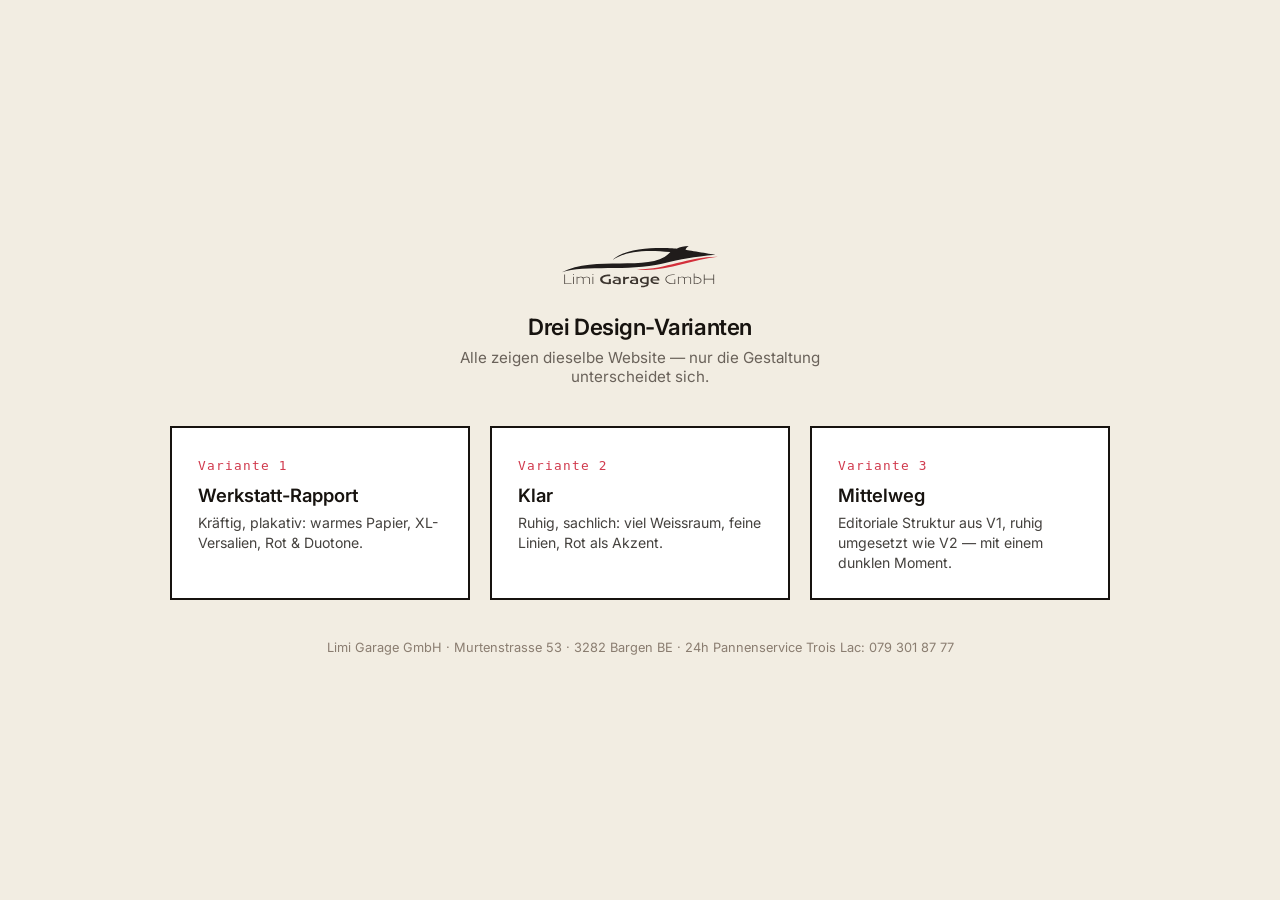
<file: index.html>
<!DOCTYPE html>
<html lang="de-CH">
<head>
<meta charset="UTF-8">
<meta name="viewport" content="width=device-width, initial-scale=1.0">
<title>Limi Garage GmbH — Design-Varianten</title>
<link rel="icon" type="image/svg+xml" href="assets/logo.svg">
<link href="https://fonts.googleapis.com/css2?family=Inter:wght@400;500;600;700&display=swap" rel="stylesheet">
<style>
  * { margin: 0; padding: 0; box-sizing: border-box; }
  body {
    font-family: "Inter", system-ui, sans-serif;
    background: #f2ede2;
    color: #17130f;
    min-height: 100vh;
    display: flex;
    flex-direction: column;
    align-items: center;
    justify-content: center;
    padding: 48px 24px;
    gap: 40px;
  }
  header { text-align: center; max-width: 40ch; }
  header img { height: 44px; margin: 0 auto 20px; }
  h1 { font-size: 1.4rem; font-weight: 600; letter-spacing: -0.02em; }
  p { color: #6a625a; margin-top: 8px; font-size: 0.95rem; }
  .grid { display: grid; grid-template-columns: repeat(3, minmax(220px, 300px)); gap: 20px; }
  a.card {
    display: block;
    text-decoration: none;
    color: inherit;
    background: #fff;
    border: 2px solid #17130f;
    padding: 26px;
    transition: transform 0.15s ease, background 0.15s ease, color 0.15s ease;
  }
  a.card:hover { transform: translate(-2px, -2px); background: #17130f; color: #f2ede2; }
  .card .no { font-family: ui-monospace, monospace; font-size: 0.8rem; letter-spacing: 0.1em; color: #c60a22; }
  a.card:hover .no { color: #ff8a99; }
  .card h2 { font-size: 1.15rem; margin: 10px 0 6px; font-weight: 600; }
  .card span { font-size: 0.88rem; opacity: 0.8; }
  footer { font-size: 0.8rem; color: #8a7d70; }
  @media (max-width: 900px) { .grid { grid-template-columns: 1fr; max-width: 340px; } }
</style>
</head>
<body>
  <header>
    <img src="assets/logo.svg" alt="Limi Garage GmbH">
    <h1>Drei Design-Varianten</h1>
    <p>Alle zeigen dieselbe Website — nur die Gestaltung unterscheidet sich.</p>
  </header>

  <div class="grid">
    <a class="card" href="variante-1/">
      <span class="no">Variante 1</span>
      <h2>Werkstatt-Rapport</h2>
      <span>Kräftig, plakativ: warmes Papier, XL-Versalien, Rot &amp; Duotone.</span>
    </a>
    <a class="card" href="variante-2/">
      <span class="no">Variante 2</span>
      <h2>Klar</h2>
      <span>Ruhig, sachlich: viel Weissraum, feine Linien, Rot als Akzent.</span>
    </a>
    <a class="card" href="variante-3/">
      <span class="no">Variante 3</span>
      <h2>Mittelweg</h2>
      <span>Editoriale Struktur aus V1, ruhig umgesetzt wie V2 — mit einem dunklen Moment.</span>
    </a>
  </div>

  <footer>Limi Garage GmbH · Murtenstrasse 53 · 3282 Bargen BE · 24h Pannenservice Trois Lac: 079 301 87 77</footer>
</body>
</html>
</file>
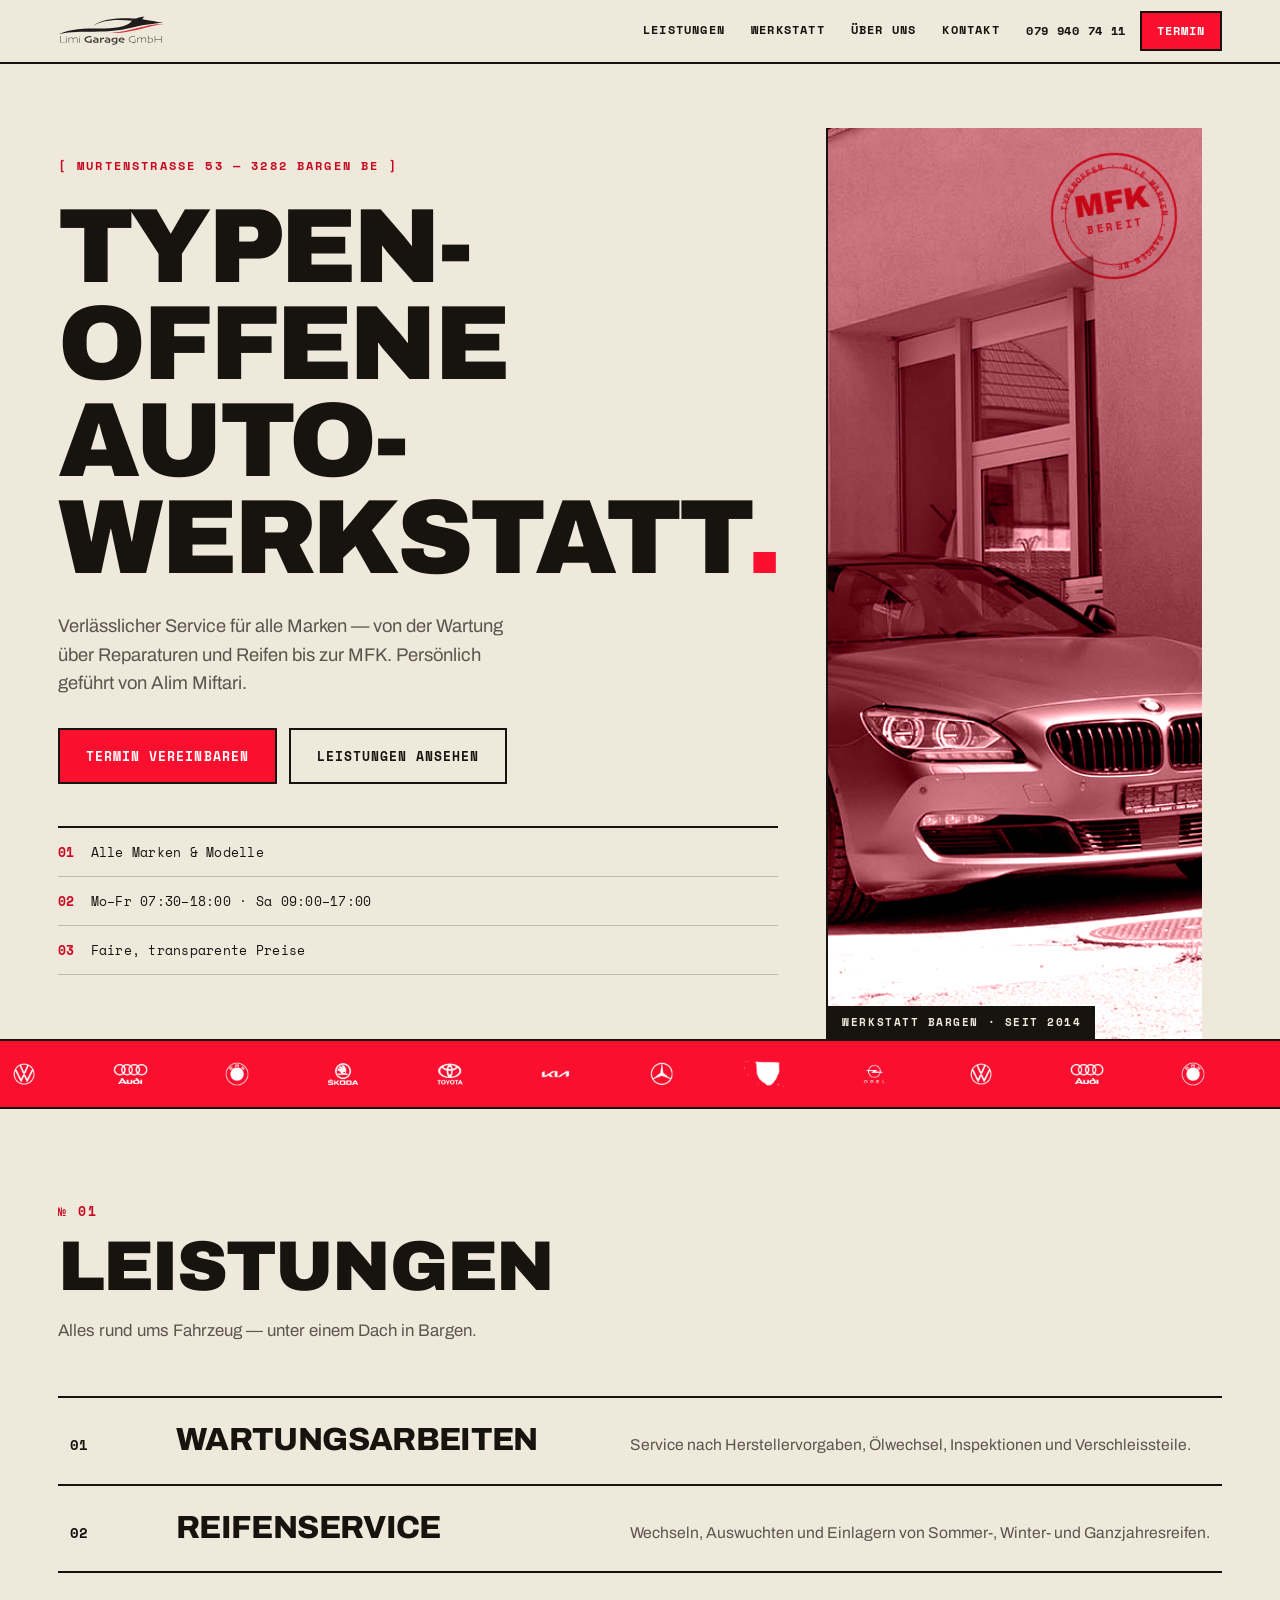
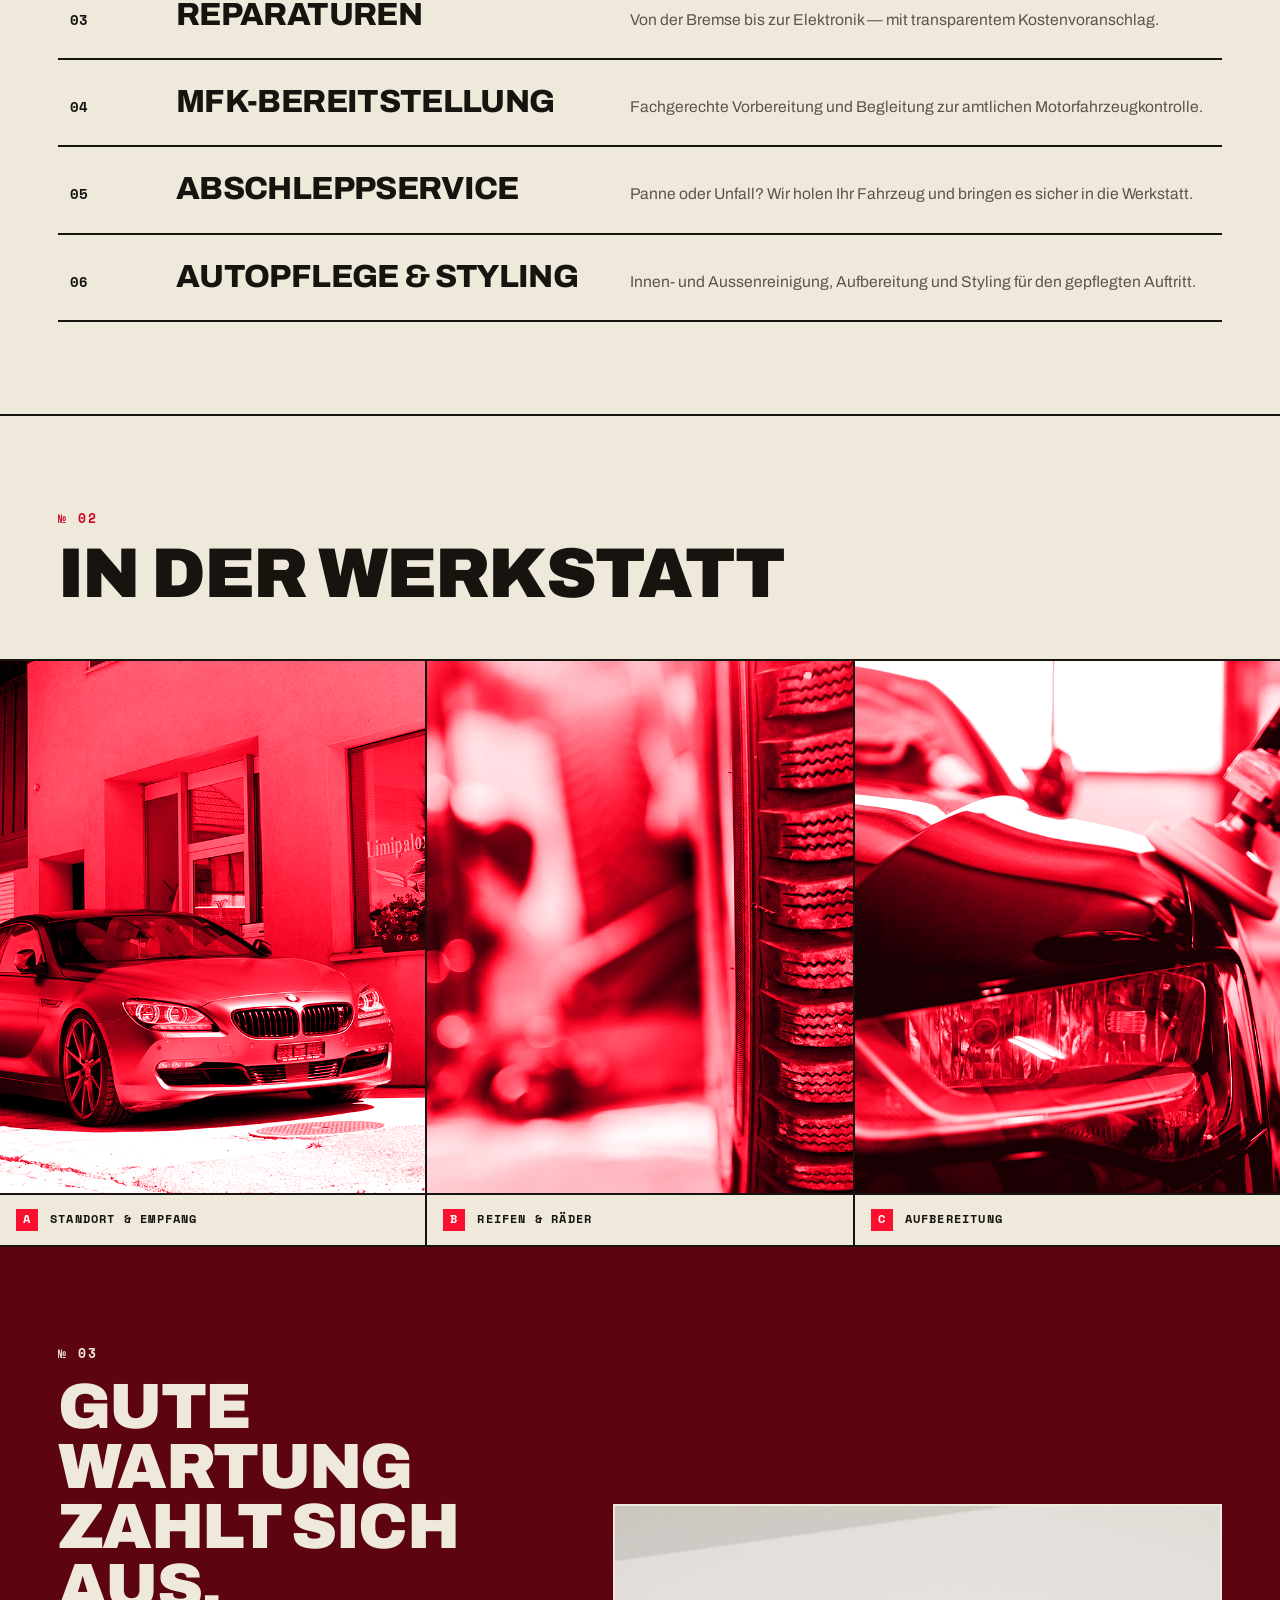
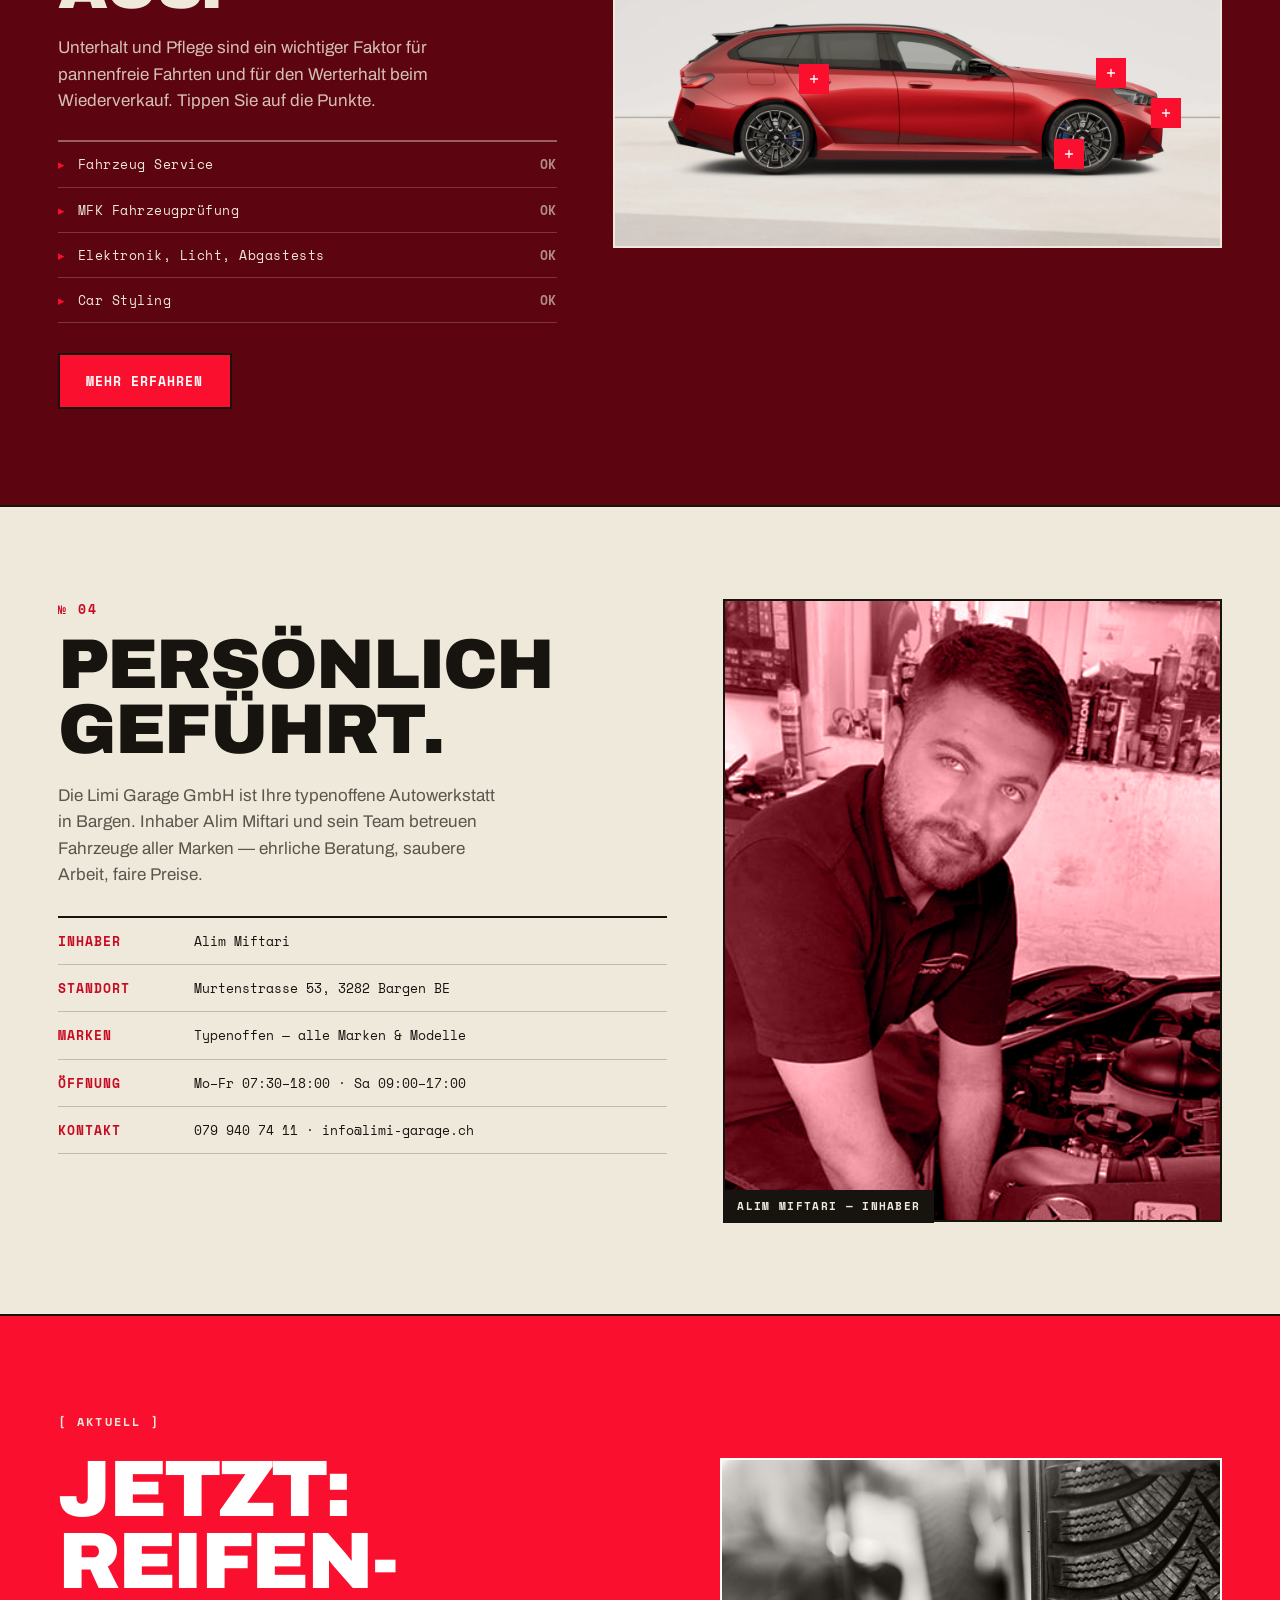
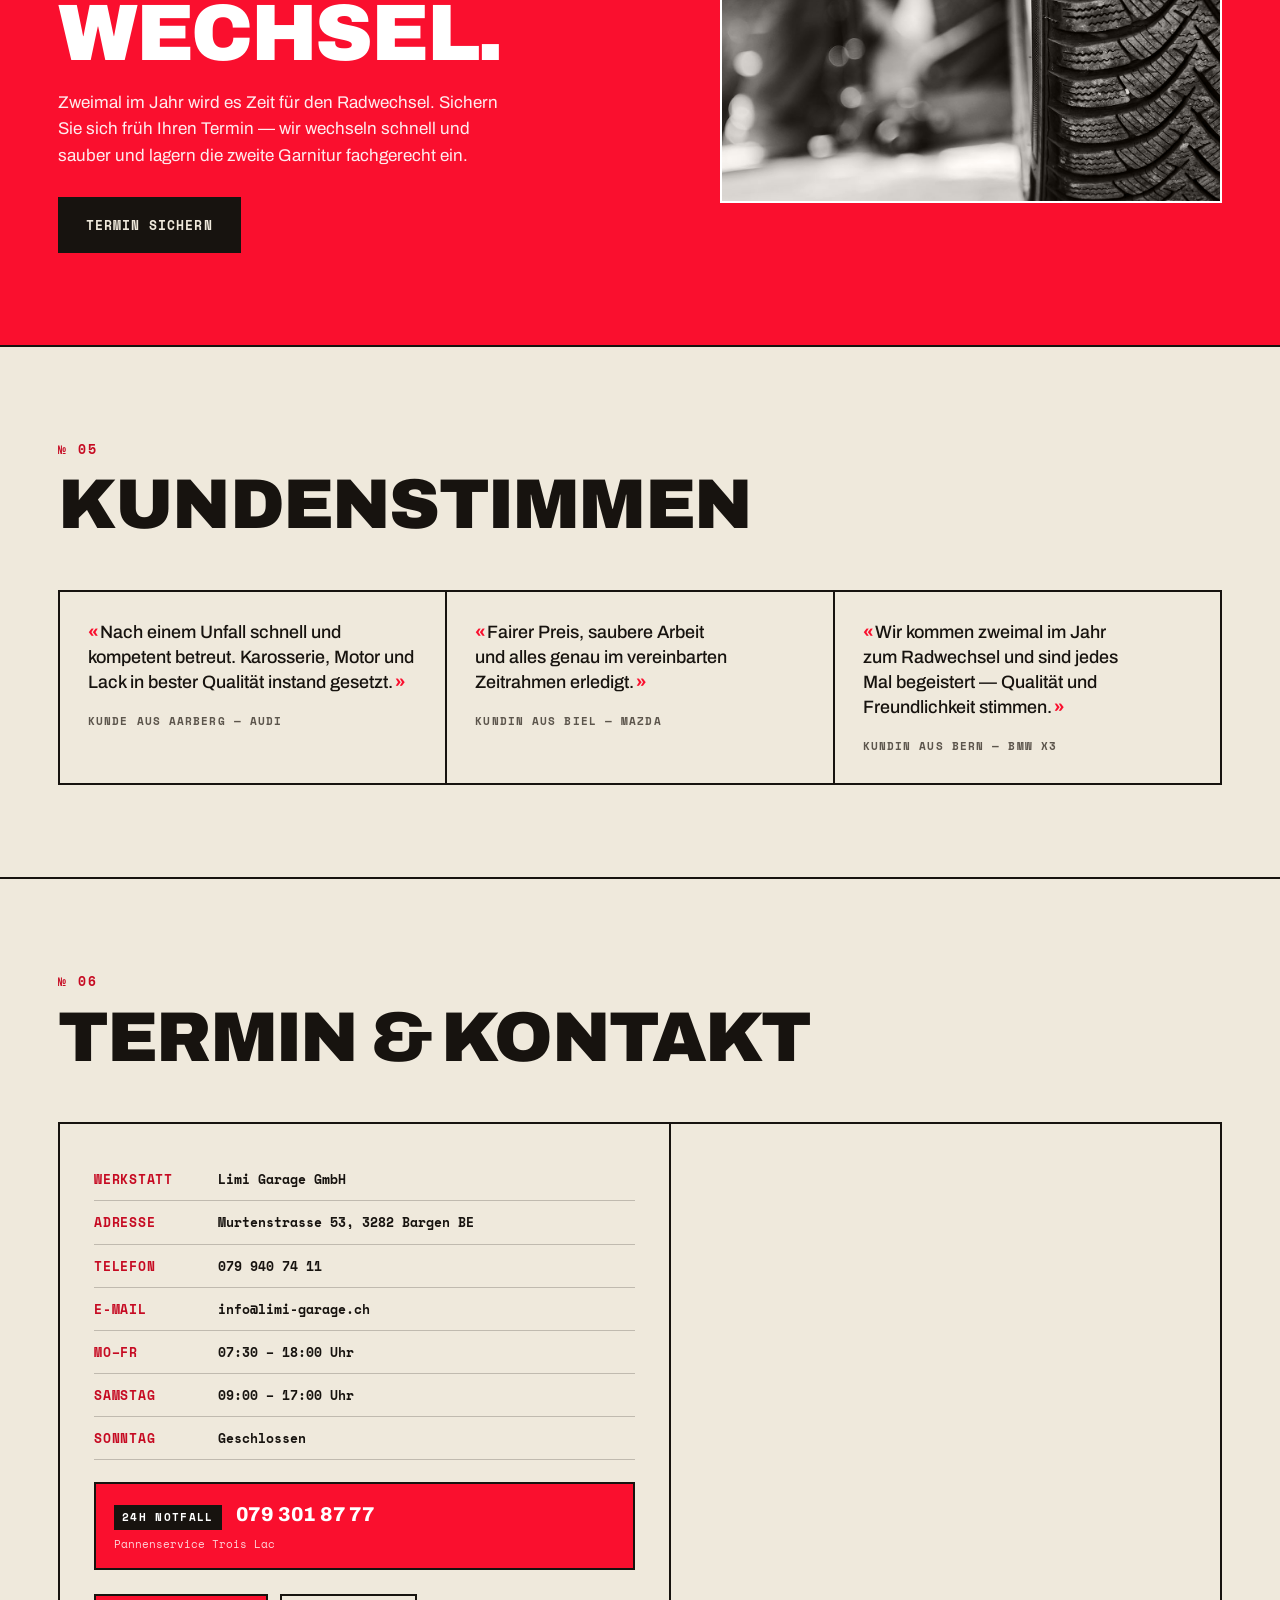
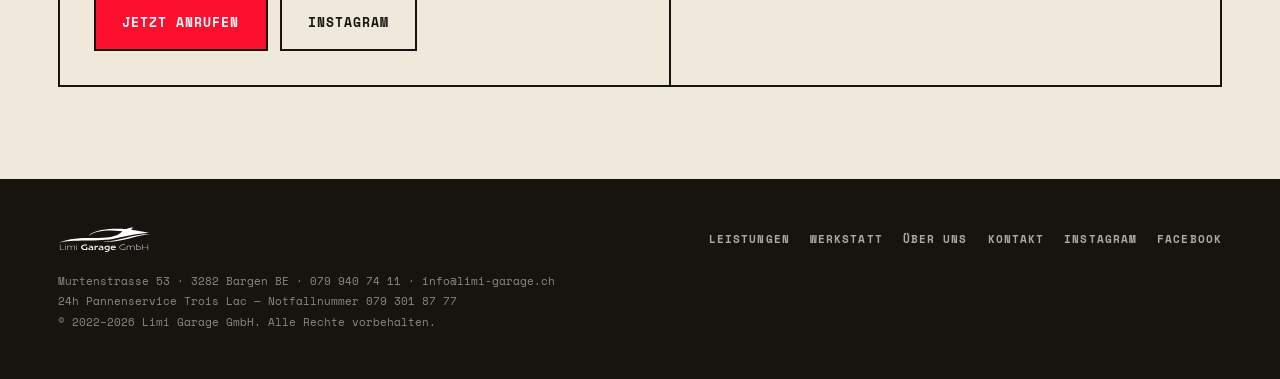
<file: variante-1/index.html>
<!DOCTYPE html>
<html lang="de-CH">
<head>
<meta charset="UTF-8">
<meta name="viewport" content="width=device-width, initial-scale=1.0">
<title>Limi Garage GmbH — Ihre typenoffene Autowerkstatt in Bargen</title>
<meta name="description" content="Limi Garage GmbH in Bargen BE: Wartungsarbeiten, Reifenservice, Reparaturen, MFK-Bereitstellungen, Abschleppservice und Autopflege — verlässlicher Service für alle Marken.">
<link rel="icon" type="image/svg+xml" href="../assets/logo.svg">
<link rel="preconnect" href="https://fonts.googleapis.com">
<link rel="preconnect" href="https://fonts.gstatic.com" crossorigin>
<link href="https://fonts.googleapis.com/css2?family=Archivo:wght@400;500;600;700;800;900&family=Space+Mono:wght@400;700&display=swap" rel="stylesheet">
<link rel="stylesheet" href="css/style.css">
</head>
<body>

<header class="nav" id="siteNav">
  <div class="nav-inner">
    <a href="#top" class="nav-brand" aria-label="Limi Garage GmbH — Startseite">
      <img src="../assets/logo.svg" alt="Limi Garage GmbH" class="nav-logo">
    </a>

    <nav class="nav-menu" id="navMenu" aria-label="Hauptnavigation">
      <a href="#leistungen">Leistungen</a>
      <a href="#werkstatt">Werkstatt</a>
      <a href="#ueber-uns">Über uns</a>
      <a href="#kontakt">Kontakt</a>
      <div class="nav-actions">
        <a href="tel:+41799407411" class="nav-tel">079 940 74 11</a>
        <a href="#kontakt" class="btn btn-primary btn-sm">Termin</a>
      </div>
    </nav>

    <button class="nav-toggle" id="navToggle" aria-label="Menü öffnen" aria-expanded="false" aria-controls="navMenu">
      <span></span><span></span><span></span>
    </button>
  </div>
</header>

<main id="top">

  <!-- HERO -->
  <section class="hero">
    <div class="wrap hero-grid">
      <div class="hero-copy reveal">
        <p class="tag">Murtenstrasse 53 — 3282 Bargen BE</p>
        <h1 class="hero-title">Typen&shy;offene<br>Auto&shy;werkstatt<span class="hero-dot">.</span></h1>
        <p class="hero-lead">
          Verlässlicher Service für alle Marken — von der Wartung über Reparaturen
          und Reifen bis zur MFK. Persönlich geführt von Alim Miftari.
        </p>
        <div class="hero-actions">
          <a href="#kontakt" class="btn btn-primary btn-lg">Termin vereinbaren</a>
          <a href="#leistungen" class="btn btn-line btn-lg">Leistungen ansehen</a>
        </div>
        <ul class="hero-facts">
          <li><span>01</span>Alle Marken &amp; Modelle</li>
          <li><span>02</span>Mo–Fr 07:30–18:00 · Sa 09:00–17:00</li>
          <li><span>03</span>Faire, transparente Preise</li>
        </ul>
      </div>

      <figure class="hero-figure reveal">
        <div class="duo duo--burgundy">
          <img src="../assets/limigarage-bargen.jpg" alt="Limi Garage an der Murtenstrasse 53 in Bargen">
        </div>
        <figcaption>Werkstatt Bargen · seit 2014</figcaption>
        <svg class="stamp" viewBox="0 0 128 128" aria-hidden="true">
          <defs><path id="stampRing" d="M64 64 m -46 0 a 46 46 0 1 1 92 0 a 46 46 0 1 1 -92 0"/></defs>
          <circle cx="64" cy="64" r="60" fill="none" stroke="currentColor" stroke-width="2"/>
          <circle cx="64" cy="64" r="47" fill="none" stroke="currentColor" stroke-width="1"/>
          <text class="stamp-ring"><textPath href="#stampRing" startOffset="0">· TYPENOFFEN · ALLE MARKEN · BARGEN BE </textPath></text>
          <text class="stamp-big" x="64" y="60" text-anchor="middle">MFK</text>
          <text class="stamp-sm" x="64" y="78" text-anchor="middle">BEREIT</text>
        </svg>
      </figure>
    </div>
  </section>

  <!-- MARQUEE -->
  <div class="marquee" aria-label="Marken, die wir betreuen">
    <div class="marquee-track">
      <img src="../assets/marke-vw-logo.png" alt="Volkswagen">
      <img src="../assets/marke-audi-logo.png" alt="Audi">
      <img src="../assets/marke-bmw-logo.png" alt="BMW">
      <img src="../assets/marke-skoda-logo.png" alt="Škoda">
      <img src="../assets/marke-toyota-logo.png" alt="Toyota">
      <img src="../assets/marke-kia-logo.png" alt="Kia">
      <img src="../assets/marke-merzedes-logo.png" alt="Mercedes-Benz">
      <img src="../assets/marke-peugeot-logo.png" alt="Peugeot">
      <img src="../assets/marke-opel-logo.png" alt="Opel">
      <img src="../assets/marke-vw-logo.png" alt="" aria-hidden="true">
      <img src="../assets/marke-audi-logo.png" alt="" aria-hidden="true">
      <img src="../assets/marke-bmw-logo.png" alt="" aria-hidden="true">
      <img src="../assets/marke-skoda-logo.png" alt="" aria-hidden="true">
      <img src="../assets/marke-toyota-logo.png" alt="" aria-hidden="true">
      <img src="../assets/marke-kia-logo.png" alt="" aria-hidden="true">
      <img src="../assets/marke-merzedes-logo.png" alt="" aria-hidden="true">
      <img src="../assets/marke-peugeot-logo.png" alt="" aria-hidden="true">
      <img src="../assets/marke-opel-logo.png" alt="" aria-hidden="true">
    </div>
  </div>

  <!-- LEISTUNGEN -->
  <section class="block" id="leistungen">
    <div class="wrap">
      <header class="block-head reveal">
        <span class="block-no">№ 01</span>
        <h2 class="block-title">Leistungen</h2>
        <p class="block-sub">Alles rund ums Fahrzeug — unter einem Dach in Bargen.</p>
      </header>

      <ol class="svc-list reveal">
        <li class="svc-row">
          <span class="svc-num">01</span>
          <h3 class="svc-name">Wartungsarbeiten</h3>
          <p class="svc-desc">Service nach Herstellervorgaben, Ölwechsel, Inspektionen und Verschleissteile.</p>
        </li>
        <li class="svc-row">
          <span class="svc-num">02</span>
          <h3 class="svc-name">Reifenservice</h3>
          <p class="svc-desc">Wechseln, Auswuchten und Einlagern von Sommer-, Winter- und Ganzjahresreifen.</p>
        </li>
        <li class="svc-row">
          <span class="svc-num">03</span>
          <h3 class="svc-name">Reparaturen</h3>
          <p class="svc-desc">Von der Bremse bis zur Elektronik — mit transparentem Kostenvoranschlag.</p>
        </li>
        <li class="svc-row">
          <span class="svc-num">04</span>
          <h3 class="svc-name">MFK-Bereitstellung</h3>
          <p class="svc-desc">Fachgerechte Vorbereitung und Begleitung zur amtlichen Motorfahrzeugkontrolle.</p>
        </li>
        <li class="svc-row">
          <span class="svc-num">05</span>
          <h3 class="svc-name">Abschleppservice</h3>
          <p class="svc-desc">Panne oder Unfall? Wir holen Ihr Fahrzeug und bringen es sicher in die Werkstatt.</p>
        </li>
        <li class="svc-row">
          <span class="svc-num">06</span>
          <h3 class="svc-name">Autopflege &amp; Styling</h3>
          <p class="svc-desc">Innen- und Aussenreinigung, Aufbereitung und Styling für den gepflegten Auftritt.</p>
        </li>
      </ol>
    </div>
  </section>

  <!-- WERKSTATT / FILMSTRIP -->
  <section class="block block--tight" id="werkstatt">
    <div class="wrap">
      <header class="block-head reveal">
        <span class="block-no">№ 02</span>
        <h2 class="block-title">In der Werkstatt</h2>
      </header>
    </div>
    <div class="strip reveal">
      <figure class="strip-cell">
        <div class="duo"><img src="../assets/limigarage-bargen.jpg" alt="Aussenansicht der Limi Garage in Bargen" loading="lazy"></div>
        <figcaption><span>A</span>Standort &amp; Empfang</figcaption>
      </figure>
      <figure class="strip-cell">
        <div class="duo"><img src="../assets/radwechsel-bargen.jpg" alt="Reifenwechsel" loading="lazy"></div>
        <figcaption><span>B</span>Reifen &amp; Räder</figcaption>
      </figure>
      <figure class="strip-cell">
        <div class="duo"><img src="../assets/autopflege-bargen.jpg" alt="Fahrzeugpolitur" loading="lazy"></div>
        <figcaption><span>C</span>Aufbereitung</figcaption>
      </figure>
    </div>
  </section>

  <!-- FEATURE — Gute Wartung -->
  <section class="feature">
    <div class="wrap feature-grid reveal">
      <div class="feature-copy">
        <span class="block-no block-no--light">№ 03</span>
        <h2 class="feature-title">Gute Wartung<br>zahlt sich aus.</h2>
        <p>
          Unterhalt und Pflege sind ein wichtiger Faktor für pannenfreie Fahrten
          und für den Werterhalt beim Wiederverkauf. Tippen Sie auf die Punkte.
        </p>
        <ul class="spec-list">
          <li><span>Fahrzeug&nbsp;Service</span></li>
          <li><span>MFK&nbsp;Fahrzeugprüfung</span></li>
          <li><span>Elektronik,&nbsp;Licht,&nbsp;Abgastests</span></li>
          <li><span>Car&nbsp;Styling</span></li>
        </ul>
        <a href="#kontakt" class="btn btn-primary btn-lg">Mehr erfahren</a>
      </div>

      <figure class="feature-media">
        <img src="../assets/bmw.png" alt="BMW 5er Touring im Studio" loading="lazy"
             onerror="this.onerror=null;this.src='../assets/img06.png'">

        <div class="hotspot" style="left:82%;top:49%">
          <button type="button" class="hotspot-btn" aria-expanded="false" aria-label="Service &amp; Wartung">
            <svg viewBox="0 0 24 24" fill="none"><path d="M12 6v12M6 12h12" stroke="currentColor" stroke-width="2.2" stroke-linecap="round"/></svg>
          </button>
          <span class="hotspot-label">Service &amp; Wartung</span>
        </div>

        <div class="hotspot hotspot--end" style="left:91%;top:61%">
          <button type="button" class="hotspot-btn" aria-expanded="false" aria-label="Licht &amp; Elektronik">
            <svg viewBox="0 0 24 24" fill="none"><path d="M12 6v12M6 12h12" stroke="currentColor" stroke-width="2.2" stroke-linecap="round"/></svg>
          </button>
          <span class="hotspot-label">Licht &amp; Elektronik</span>
        </div>

        <div class="hotspot" style="left:75%;top:73%">
          <button type="button" class="hotspot-btn" aria-expanded="false" aria-label="Reifenservice">
            <svg viewBox="0 0 24 24" fill="none"><path d="M12 6v12M6 12h12" stroke="currentColor" stroke-width="2.2" stroke-linecap="round"/></svg>
          </button>
          <span class="hotspot-label">Reifenservice</span>
        </div>

        <div class="hotspot" style="left:33%;top:51%">
          <button type="button" class="hotspot-btn" aria-expanded="false" aria-label="Karosserie &amp; Lack">
            <svg viewBox="0 0 24 24" fill="none"><path d="M12 6v12M6 12h12" stroke="currentColor" stroke-width="2.2" stroke-linecap="round"/></svg>
          </button>
          <span class="hotspot-label">Karosserie &amp; Lack</span>
        </div>
      </figure>
    </div>
  </section>

  <!-- ÜBER UNS -->
  <section class="block" id="ueber-uns">
    <div class="wrap about-grid reveal">
      <div class="about-copy">
        <span class="block-no">№ 04</span>
        <h2 class="block-title">Persönlich<br>geführt.</h2>
        <p>
          Die Limi Garage GmbH ist Ihre typenoffene Autowerkstatt in Bargen.
          Inhaber Alim Miftari und sein Team betreuen Fahrzeuge aller Marken —
          ehrliche Beratung, saubere Arbeit, faire Preise.
        </p>
        <dl class="sheet">
          <div><dt>Inhaber</dt><dd>Alim Miftari</dd></div>
          <div><dt>Standort</dt><dd>Murtenstrasse 53, 3282 Bargen BE</dd></div>
          <div><dt>Marken</dt><dd>Typenoffen — alle Marken &amp; Modelle</dd></div>
          <div><dt>Öffnung</dt><dd>Mo–Fr 07:30–18:00 · Sa 09:00–17:00</dd></div>
          <div><dt>Kontakt</dt><dd>079 940 74 11 · info@limi-garage.ch</dd></div>
        </dl>
      </div>

      <figure class="about-photo">
        <div class="duo duo--burgundy"><img src="../assets/alimmiftari-bargen.jpg" alt="Alim Miftari, Inhaber der Limi Garage GmbH" loading="lazy"></div>
        <figcaption>Alim Miftari — Inhaber</figcaption>
      </figure>
    </div>
  </section>

  <!-- AKTUELL — bold red banner -->
  <section class="banner">
    <div class="wrap banner-grid reveal">
      <div>
        <p class="tag tag--light">Aktuell</p>
        <h2 class="banner-title">Jetzt: Reifen&shy;wechsel.</h2>
        <p class="banner-lead">
          Zweimal im Jahr wird es Zeit für den Radwechsel. Sichern Sie sich früh
          Ihren Termin — wir wechseln schnell und sauber und lagern die zweite
          Garnitur fachgerecht ein.
        </p>
        <a href="#kontakt" class="btn btn-dark btn-lg">Termin sichern</a>
      </div>
      <figure class="banner-media">
        <div class="duo duo--dark"><img src="../assets/radwechsel-bargen.jpg" alt="Reifenwechsel in der Limi Garage" loading="lazy"></div>
      </figure>
    </div>
  </section>

  <!-- KUNDENSTIMMEN -->
  <section class="block">
    <div class="wrap">
      <header class="block-head reveal">
        <span class="block-no">№ 05</span>
        <h2 class="block-title">Kundenstimmen</h2>
      </header>
      <div class="quotes reveal">
        <figure class="quote">
          <blockquote>Nach einem Unfall schnell und kompetent betreut. Karosserie, Motor und Lack in bester Qualität instand gesetzt.</blockquote>
          <figcaption>Kunde aus Aarberg — Audi</figcaption>
        </figure>
        <figure class="quote">
          <blockquote>Fairer Preis, saubere Arbeit und alles genau im vereinbarten Zeitrahmen erledigt.</blockquote>
          <figcaption>Kundin aus Biel — Mazda</figcaption>
        </figure>
        <figure class="quote">
          <blockquote>Wir kommen zweimal im Jahr zum Radwechsel und sind jedes Mal begeistert — Qualität und Freundlichkeit stimmen.</blockquote>
          <figcaption>Kundin aus Bern — BMW X3</figcaption>
        </figure>
      </div>
    </div>
  </section>

  <!-- KONTAKT — ticket -->
  <section class="block" id="kontakt">
    <div class="wrap">
      <header class="block-head reveal">
        <span class="block-no">№ 06</span>
        <h2 class="block-title">Termin &amp; Kontakt</h2>
      </header>

      <div class="ticket reveal">
        <div class="ticket-body">
          <p class="ticket-line"><span>Werkstatt</span><b>Limi Garage GmbH</b></p>
          <p class="ticket-line"><span>Adresse</span><b>Murtenstrasse 53, 3282 Bargen BE</b></p>
          <p class="ticket-line"><span>Telefon</span><b><a href="tel:+41799407411">079 940 74 11</a></b></p>
          <p class="ticket-line"><span>E-Mail</span><b><a href="mailto:info@limi-garage.ch">info@limi-garage.ch</a></b></p>
          <p class="ticket-line"><span>Mo–Fr</span><b>07:30 – 18:00 Uhr</b></p>
          <p class="ticket-line"><span>Samstag</span><b>09:00 – 17:00 Uhr</b></p>
          <p class="ticket-line"><span>Sonntag</span><b>Geschlossen</b></p>
          <a href="tel:+41793018777" class="emergency" aria-label="24h Pannenservice Trois Lac, Notfallnummer 079 301 87 77 anrufen">
            <span class="emergency-tag">24h Notfall</span>
            <span class="emergency-num">079 301 87 77</span>
            <span class="emergency-sub">Pannenservice Trois Lac</span>
          </a>
          <div class="ticket-actions">
            <a href="tel:+41799407411" class="btn btn-primary btn-lg">Jetzt anrufen</a>
            <a href="https://www.instagram.com/limigarage/" target="_blank" rel="noopener" class="btn btn-line btn-lg">Instagram</a>
          </div>
        </div>
        <div class="ticket-map">
          <iframe
            title="Standort Limi Garage GmbH"
            src="https://www.google.com/maps?q=Murtenstrasse+53,+3282+Bargen&output=embed"
            loading="lazy"
            referrerpolicy="no-referrer-when-downgrade">
          </iframe>
        </div>
      </div>
    </div>
  </section>

</main>

<footer class="footer">
  <div class="wrap footer-inner">
    <img src="../assets/logo.svg" alt="Limi Garage GmbH" class="footer-logo">
    <nav class="footer-links" aria-label="Footer">
      <a href="#leistungen">Leistungen</a>
      <a href="#werkstatt">Werkstatt</a>
      <a href="#ueber-uns">Über uns</a>
      <a href="#kontakt">Kontakt</a>
      <a href="https://www.instagram.com/limigarage/" target="_blank" rel="noopener">Instagram</a>
      <a href="https://www.facebook.com/profile.php?id=100063559391961" target="_blank" rel="noopener">Facebook</a>
    </nav>
    <p class="footer-meta">
      Murtenstrasse 53 · 3282 Bargen BE · 079 940 74 11 · info@limi-garage.ch<br>
      24h Pannenservice Trois Lac — Notfallnummer <a href="tel:+41793018777">079 301 87 77</a><br>
&copy; 2022–<span id="year"></span> Limi Garage GmbH. Alle Rechte vorbehalten.
    </p>
  </div>
</footer>

<script src="js/script.js"></script>
</body>
</html>
</file>
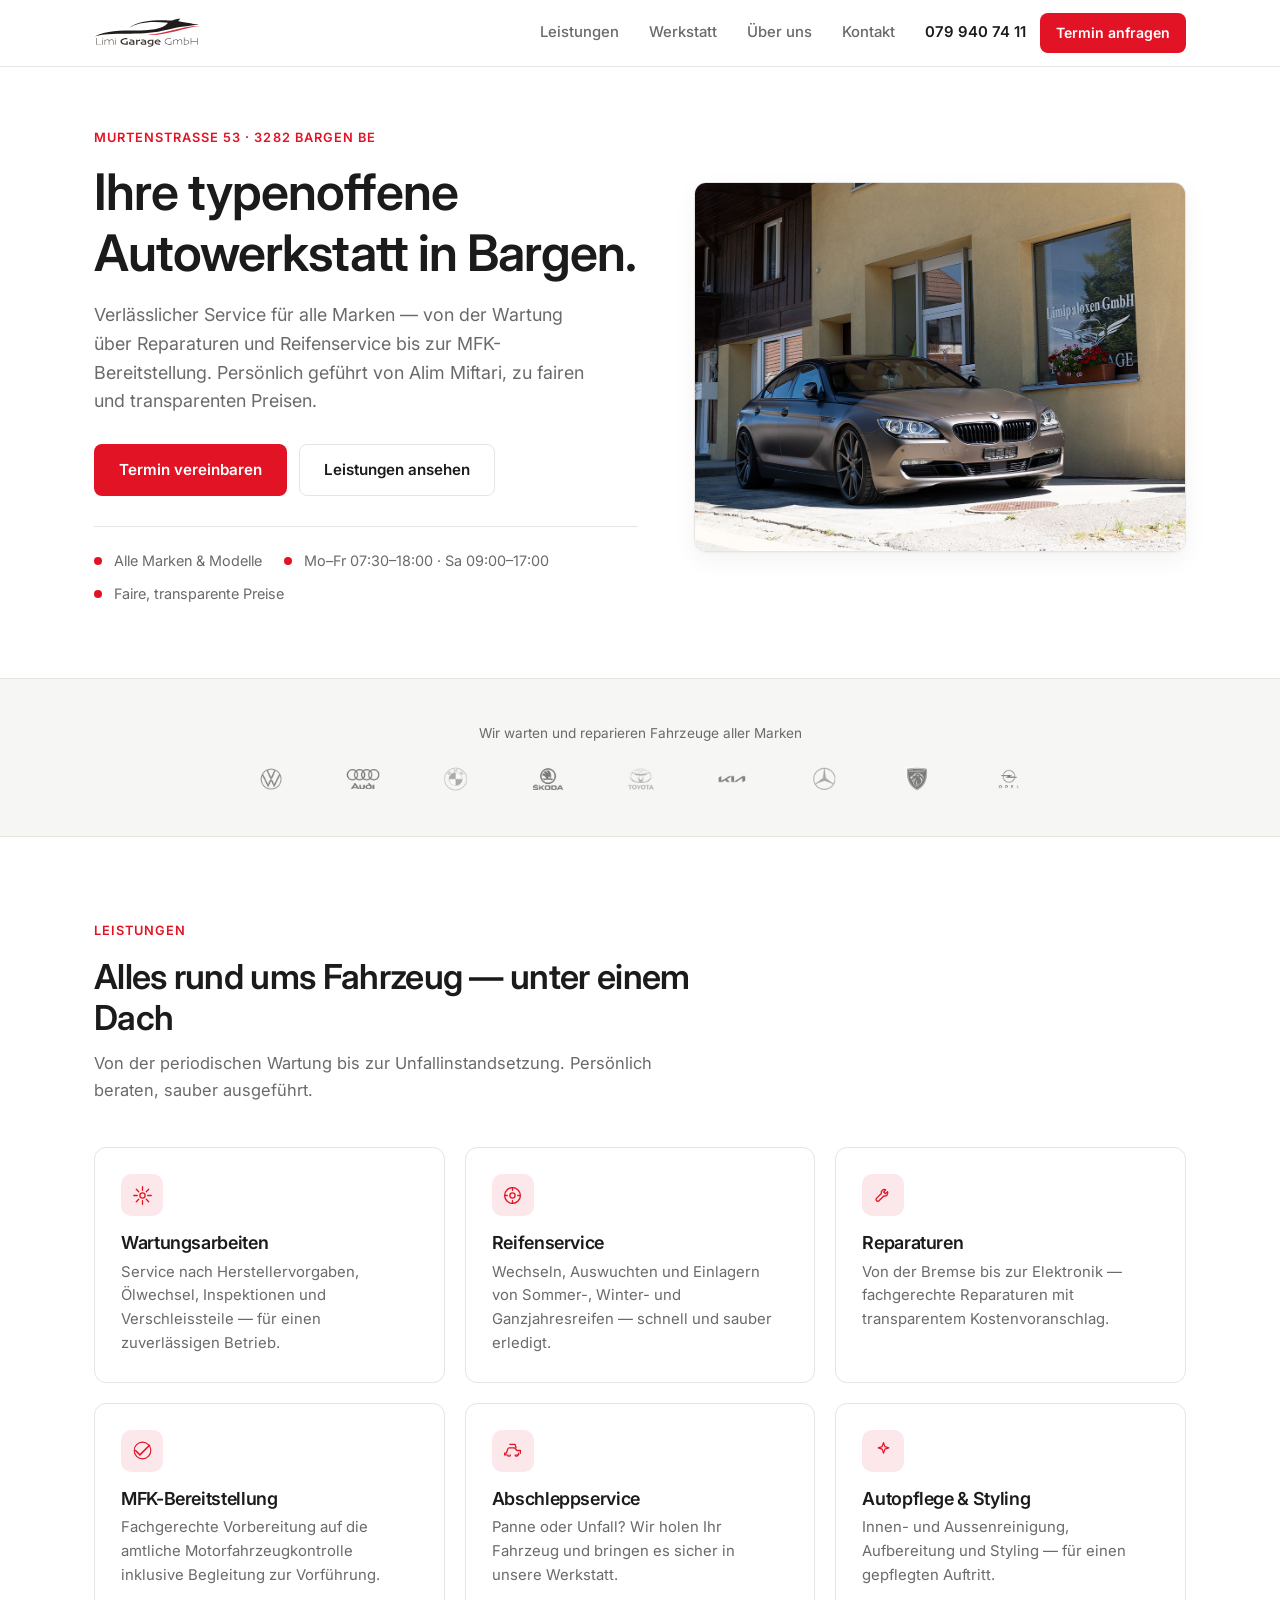
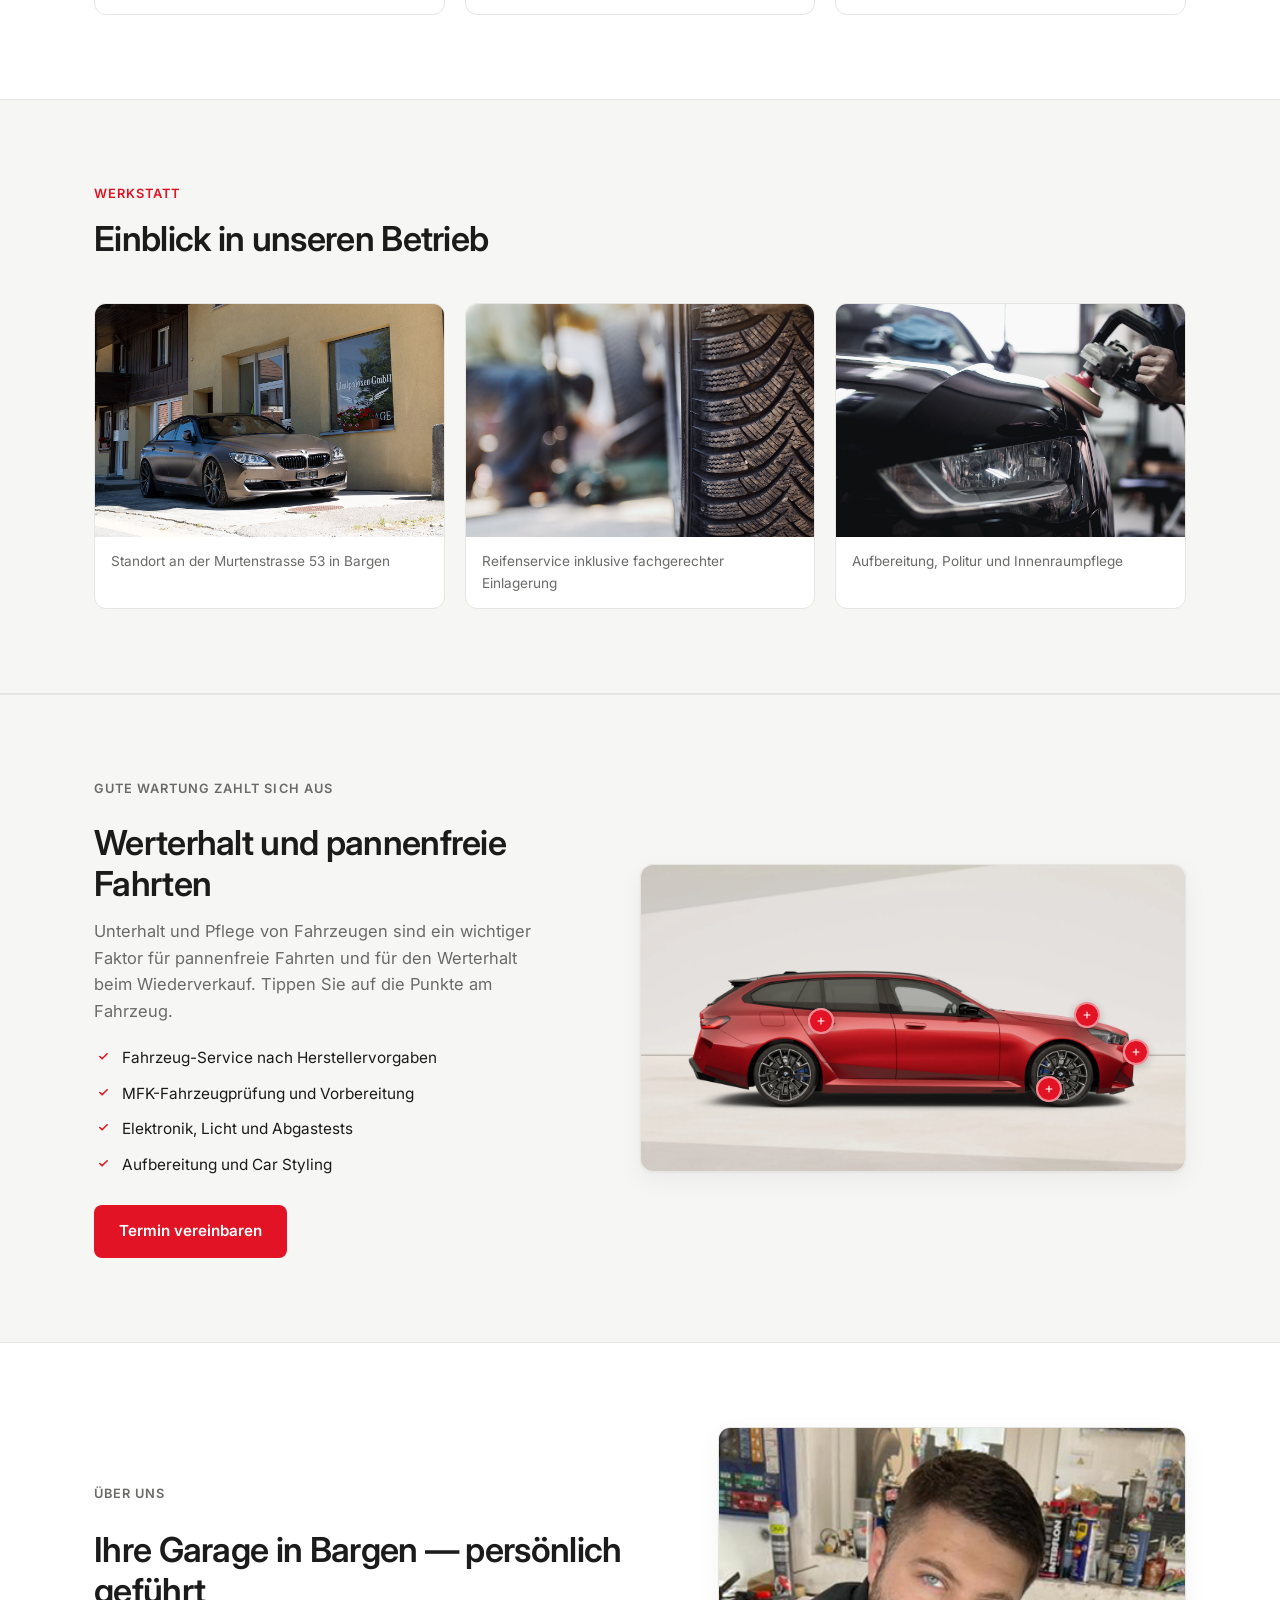
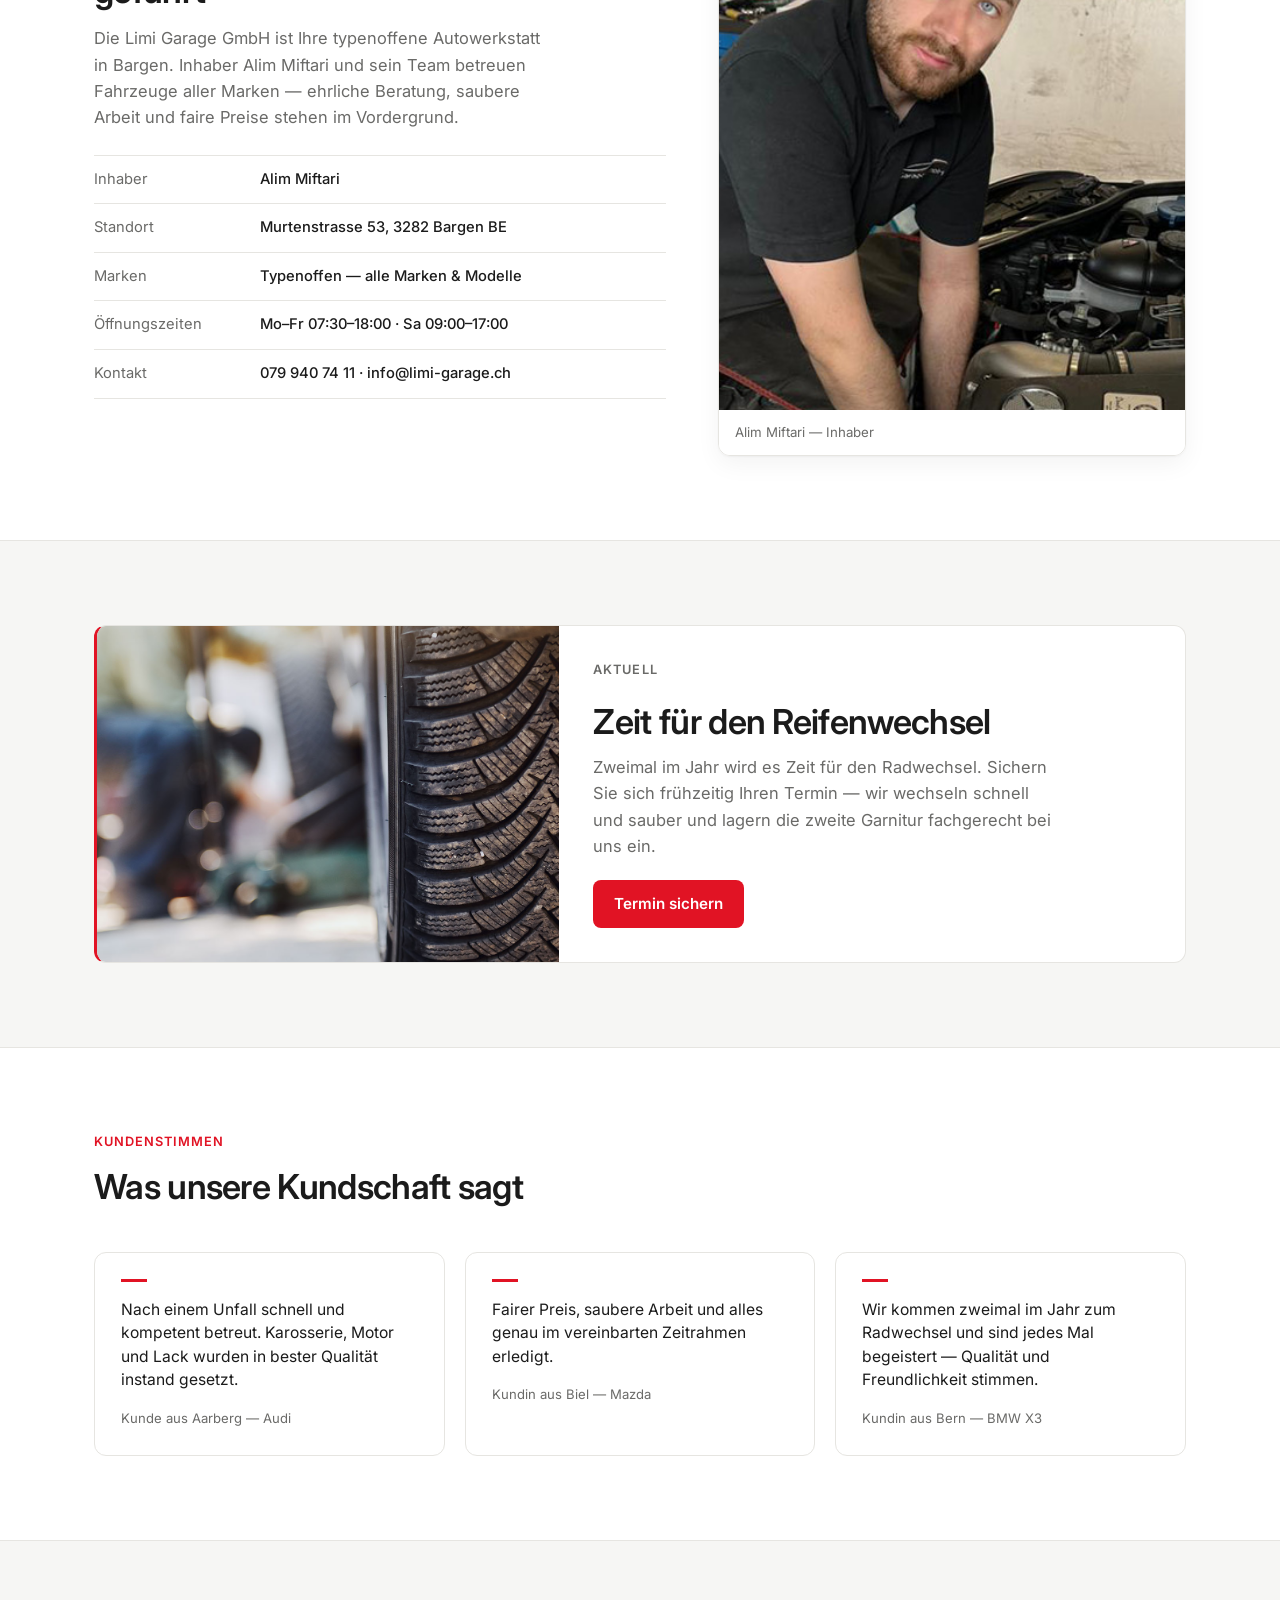
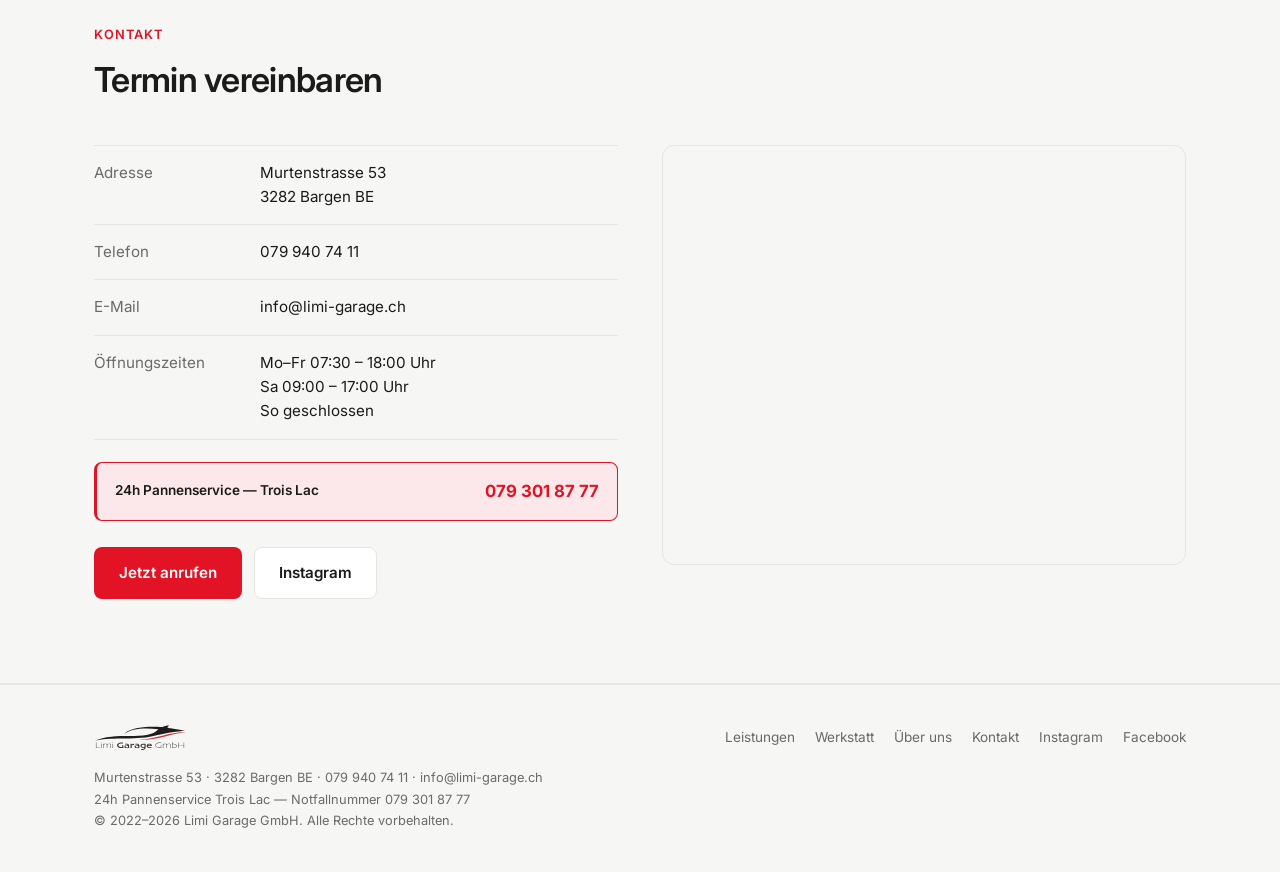
<file: variante-2/index.html>
<!DOCTYPE html>
<html lang="de-CH">
<head>
<meta charset="UTF-8">
<meta name="viewport" content="width=device-width, initial-scale=1.0">
<title>Limi Garage GmbH — Ihre typenoffene Autowerkstatt in Bargen</title>
<meta name="description" content="Limi Garage GmbH in Bargen BE: Wartungsarbeiten, Reifenservice, Reparaturen, MFK-Bereitstellungen, Abschleppservice und Autopflege — verlässlicher Service für alle Marken.">
<link rel="icon" type="image/svg+xml" href="../assets/logo.svg">
<link rel="preconnect" href="https://fonts.googleapis.com">
<link rel="preconnect" href="https://fonts.gstatic.com" crossorigin>
<link href="https://fonts.googleapis.com/css2?family=Inter:wght@400;500;600;700&display=swap" rel="stylesheet">
<link rel="stylesheet" href="css/style.css">
</head>
<body>

<header class="nav" id="siteNav">
  <div class="nav-inner">
    <a href="#top" class="nav-brand" aria-label="Limi Garage GmbH — Startseite">
      <img src="../assets/logo.svg" alt="Limi Garage GmbH" class="nav-logo">
    </a>

    <nav class="nav-menu" id="navMenu" aria-label="Hauptnavigation">
      <a href="#leistungen">Leistungen</a>
      <a href="#werkstatt">Werkstatt</a>
      <a href="#ueber-uns">Über uns</a>
      <a href="#kontakt">Kontakt</a>
      <div class="nav-actions">
        <a href="tel:+41799407411" class="nav-tel">079 940 74 11</a>
        <a href="#kontakt" class="btn btn-primary btn-sm">Termin anfragen</a>
      </div>
    </nav>

    <button class="nav-toggle" id="navToggle" aria-label="Menü öffnen" aria-expanded="false" aria-controls="navMenu">
      <span></span><span></span><span></span>
    </button>
  </div>
</header>

<main id="top">

  <!-- HERO -->
  <section class="hero">
    <div class="wrap hero-grid">
      <div class="hero-inner reveal">
        <p class="kicker">Murtenstrasse 53 · 3282 Bargen BE</p>
        <h1>Ihre typenoffene Autowerkstatt in Bargen.</h1>
        <p class="lead">
          Verlässlicher Service für alle Marken — von der Wartung über Reparaturen
          und Reifenservice bis zur MFK-Bereitstellung. Persönlich geführt von
          Alim Miftari, zu fairen und transparenten Preisen.
        </p>
        <div class="actions">
          <a href="#kontakt" class="btn btn-primary btn-lg">Termin vereinbaren</a>
          <a href="#leistungen" class="btn btn-ghost btn-lg">Leistungen ansehen</a>
        </div>
        <ul class="hero-trust">
          <li>Alle Marken &amp; Modelle</li>
          <li>Mo–Fr 07:30–18:00 · Sa 09:00–17:00</li>
          <li>Faire, transparente Preise</li>
        </ul>
      </div>
      <figure class="hero-photo reveal">
        <img src="../assets/limigarage-bargen.jpg" alt="Limi Garage an der Murtenstrasse 53 in Bargen">
      </figure>
    </div>
  </section>

  <!-- LOGOS -->
  <section class="logos">
    <div class="wrap">
      <p class="logos-caption">Wir warten und reparieren Fahrzeuge aller Marken</p>
      <ul class="logos-row">
        <li><img src="../assets/marke-vw-logo.png" alt="Volkswagen" loading="lazy"></li>
        <li><img src="../assets/marke-audi-logo.png" alt="Audi" loading="lazy"></li>
        <li><img src="../assets/marke-bmw-logo.png" alt="BMW" loading="lazy"></li>
        <li><img src="../assets/marke-skoda-logo.png" alt="Škoda" loading="lazy"></li>
        <li><img src="../assets/marke-toyota-logo.png" alt="Toyota" loading="lazy"></li>
        <li><img src="../assets/marke-kia-logo.png" alt="Kia" loading="lazy"></li>
        <li><img src="../assets/marke-merzedes-logo.png" alt="Mercedes-Benz" loading="lazy"></li>
        <li><img src="../assets/marke-peugeot-logo.png" alt="Peugeot" loading="lazy"></li>
        <li><img src="../assets/marke-opel-logo.png" alt="Opel" loading="lazy"></li>
      </ul>
    </div>
  </section>

  <!-- LEISTUNGEN -->
  <section class="section" id="leistungen">
    <div class="wrap">
      <header class="section-head reveal">
        <p class="kicker">Leistungen</p>
        <h2>Alles rund ums Fahrzeug — unter einem Dach</h2>
        <p class="section-sub">Von der periodischen Wartung bis zur Unfallinstandsetzung. Persönlich beraten, sauber ausgeführt.</p>
      </header>

      <div class="cards reveal">
        <article class="card">
          <span class="card-icon" aria-hidden="true">
            <svg viewBox="0 0 24 24" fill="none"><path d="M12 2v4M12 18v4M4.9 4.9l2.8 2.8M16.3 16.3l2.8 2.8M2 12h4M18 12h4M4.9 19.1l2.8-2.8M16.3 7.7l2.8-2.8" stroke="currentColor" stroke-width="1.5" stroke-linecap="round"/><circle cx="12" cy="12" r="3" stroke="currentColor" stroke-width="1.5"/></svg>
          </span>
          <h3>Wartungsarbeiten</h3>
          <p>Service nach Herstellervorgaben, Ölwechsel, Inspektionen und Verschleissteile — für einen zuverlässigen Betrieb.</p>
        </article>
        <article class="card">
          <span class="card-icon" aria-hidden="true">
            <svg viewBox="0 0 24 24" fill="none"><circle cx="12" cy="12" r="9" stroke="currentColor" stroke-width="1.5"/><circle cx="12" cy="12" r="3" stroke="currentColor" stroke-width="1.5"/><path d="M12 3v3M12 18v3M21 12h-3M6 12H3" stroke="currentColor" stroke-width="1.5" stroke-linecap="round"/></svg>
          </span>
          <h3>Reifenservice</h3>
          <p>Wechseln, Auswuchten und Einlagern von Sommer-, Winter- und Ganzjahresreifen — schnell und sauber erledigt.</p>
        </article>
        <article class="card">
          <span class="card-icon" aria-hidden="true">
            <svg viewBox="0 0 24 24" fill="none"><path d="M14.5 5.5a3.5 3.5 0 0 0-4.9 4.2l-5.3 5.3a2 2 0 1 0 2.8 2.8l5.3-5.3a3.5 3.5 0 0 0 4.2-4.9l-2.4 2.4-2-2 2.3-2.5z" stroke="currentColor" stroke-width="1.5" stroke-linejoin="round"/></svg>
          </span>
          <h3>Reparaturen</h3>
          <p>Von der Bremse bis zur Elektronik — fachgerechte Reparaturen mit transparentem Kostenvoranschlag.</p>
        </article>
        <article class="card">
          <span class="card-icon" aria-hidden="true">
            <svg viewBox="0 0 24 24" fill="none"><path d="M4 12l5 5L20 6" stroke="currentColor" stroke-width="1.7" stroke-linecap="round" stroke-linejoin="round"/><circle cx="12" cy="12" r="9.5" stroke="currentColor" stroke-width="1.3"/></svg>
          </span>
          <h3>MFK-Bereitstellung</h3>
          <p>Fachgerechte Vorbereitung auf die amtliche Motorfahrzeugkontrolle inklusive Begleitung zur Vorführung.</p>
        </article>
        <article class="card">
          <span class="card-icon" aria-hidden="true">
            <svg viewBox="0 0 24 24" fill="none"><path d="M3 15h2l1.5-4.5A2 2 0 0 1 8.4 9h5.8l3 3H21v3M3 15v2h2m14-2v2h-2M6.5 17a1.5 1.5 0 1 0 3 0M15 17a1.5 1.5 0 1 0 3 0" stroke="currentColor" stroke-width="1.5" stroke-linecap="round" stroke-linejoin="round"/><path d="M9 5h6l1 4" stroke="currentColor" stroke-width="1.5" stroke-linecap="round" stroke-linejoin="round"/></svg>
          </span>
          <h3>Abschleppservice</h3>
          <p>Panne oder Unfall? Wir holen Ihr Fahrzeug und bringen es sicher in unsere Werkstatt.</p>
        </article>
        <article class="card">
          <span class="card-icon" aria-hidden="true">
            <svg viewBox="0 0 24 24" fill="none"><path d="M12 3l1.6 4.6L18 9l-4.4 1.4L12 15l-1.6-4.6L6 9l4.4-1.4L12 3z" stroke="currentColor" stroke-width="1.4" stroke-linejoin="round"/></svg>
          </span>
          <h3>Autopflege &amp; Styling</h3>
          <p>Innen- und Aussenreinigung, Aufbereitung und Styling — für einen gepflegten Auftritt.</p>
        </article>
      </div>
    </div>
  </section>

  <!-- WERKSTATT -->
  <section class="section section--alt" id="werkstatt">
    <div class="wrap">
      <header class="section-head reveal">
        <p class="kicker">Werkstatt</p>
        <h2>Einblick in unseren Betrieb</h2>
      </header>
      <div class="gallery reveal">
        <figure>
          <img src="../assets/limigarage-bargen.jpg" alt="Aussenansicht der Limi Garage in Bargen" loading="lazy">
          <figcaption>Standort an der Murtenstrasse 53 in Bargen</figcaption>
        </figure>
        <figure>
          <img src="../assets/radwechsel-bargen.jpg" alt="Reifenwechsel" loading="lazy">
          <figcaption>Reifenservice inklusive fachgerechter Einlagerung</figcaption>
        </figure>
        <figure>
          <img src="../assets/autopflege-bargen.jpg" alt="Fahrzeugpolitur" loading="lazy">
          <figcaption>Aufbereitung, Politur und Innenraumpflege</figcaption>
        </figure>
      </div>
    </div>
  </section>

  <!-- FEATURE -->
  <section class="feature">
    <div class="wrap feature-grid reveal">
      <div class="feature-text">
        <p class="kicker">Gute Wartung zahlt sich aus</p>
        <h2>Werterhalt und pannenfreie Fahrten</h2>
        <p>
          Unterhalt und Pflege von Fahrzeugen sind ein wichtiger Faktor für
          pannenfreie Fahrten und für den Werterhalt beim Wiederverkauf. Tippen
          Sie auf die Punkte am Fahrzeug.
        </p>
        <ul class="checks">
          <li>Fahrzeug-Service nach Herstellervorgaben</li>
          <li>MFK-Fahrzeugprüfung und Vorbereitung</li>
          <li>Elektronik, Licht und Abgastests</li>
          <li>Aufbereitung und Car Styling</li>
        </ul>
        <a href="#kontakt" class="btn btn-primary btn-lg">Termin vereinbaren</a>
      </div>

      <figure class="feature-media">
        <img src="../assets/bmw.png" alt="BMW 5er Touring im Studio" loading="lazy"
             onerror="this.onerror=null;this.src='../assets/img06.png'">

        <div class="hotspot" style="left:82%;top:49%">
          <button type="button" class="hotspot-btn" aria-expanded="false" aria-label="Service &amp; Wartung">
            <svg viewBox="0 0 24 24" fill="none"><path d="M12 6v12M6 12h12" stroke="currentColor" stroke-width="2.2" stroke-linecap="round"/></svg>
          </button>
          <span class="hotspot-label">Service &amp; Wartung</span>
        </div>
        <div class="hotspot hotspot--end" style="left:91%;top:61%">
          <button type="button" class="hotspot-btn" aria-expanded="false" aria-label="Licht &amp; Elektronik">
            <svg viewBox="0 0 24 24" fill="none"><path d="M12 6v12M6 12h12" stroke="currentColor" stroke-width="2.2" stroke-linecap="round"/></svg>
          </button>
          <span class="hotspot-label">Licht &amp; Elektronik</span>
        </div>
        <div class="hotspot" style="left:75%;top:73%">
          <button type="button" class="hotspot-btn" aria-expanded="false" aria-label="Reifenservice">
            <svg viewBox="0 0 24 24" fill="none"><path d="M12 6v12M6 12h12" stroke="currentColor" stroke-width="2.2" stroke-linecap="round"/></svg>
          </button>
          <span class="hotspot-label">Reifenservice</span>
        </div>
        <div class="hotspot" style="left:33%;top:51%">
          <button type="button" class="hotspot-btn" aria-expanded="false" aria-label="Karosserie &amp; Lack">
            <svg viewBox="0 0 24 24" fill="none"><path d="M12 6v12M6 12h12" stroke="currentColor" stroke-width="2.2" stroke-linecap="round"/></svg>
          </button>
          <span class="hotspot-label">Karosserie &amp; Lack</span>
        </div>
      </figure>
    </div>
  </section>

  <!-- ÜBER UNS -->
  <section class="section" id="ueber-uns">
    <div class="wrap about reveal">
      <div class="about-text">
        <p class="kicker">Über uns</p>
        <h2>Ihre Garage in Bargen — persönlich geführt</h2>
        <p>
          Die Limi Garage GmbH ist Ihre typenoffene Autowerkstatt in Bargen.
          Inhaber Alim Miftari und sein Team betreuen Fahrzeuge aller Marken —
          ehrliche Beratung, saubere Arbeit und faire Preise stehen im Vordergrund.
        </p>
        <dl class="facts">
          <div><dt>Inhaber</dt><dd>Alim Miftari</dd></div>
          <div><dt>Standort</dt><dd>Murtenstrasse 53, 3282 Bargen BE</dd></div>
          <div><dt>Marken</dt><dd>Typenoffen — alle Marken &amp; Modelle</dd></div>
          <div><dt>Öffnungszeiten</dt><dd>Mo–Fr 07:30–18:00 · Sa 09:00–17:00</dd></div>
          <div><dt>Kontakt</dt><dd>079 940 74 11 · info@limi-garage.ch</dd></div>
        </dl>
      </div>
      <figure class="about-photo">
        <img src="../assets/alimmiftari-bargen.jpg" alt="Alim Miftari, Inhaber der Limi Garage GmbH" loading="lazy">
        <figcaption>Alim Miftari — Inhaber</figcaption>
      </figure>
    </div>
  </section>

  <!-- AKTUELL -->
  <section class="section section--alt">
    <div class="wrap">
      <div class="callout reveal">
        <figure class="callout-media">
          <img src="../assets/radwechsel-bargen.jpg" alt="Reifenwechsel in der Limi Garage" loading="lazy">
        </figure>
        <div class="callout-text">
          <p class="kicker">Aktuell</p>
          <h2>Zeit für den Reifenwechsel</h2>
          <p>
            Zweimal im Jahr wird es Zeit für den Radwechsel. Sichern Sie sich
            frühzeitig Ihren Termin — wir wechseln schnell und sauber und lagern
            die zweite Garnitur fachgerecht bei uns ein.
          </p>
          <a href="#kontakt" class="btn btn-primary">Termin sichern</a>
        </div>
      </div>
    </div>
  </section>

  <!-- KUNDENSTIMMEN -->
  <section class="section">
    <div class="wrap">
      <header class="section-head reveal">
        <p class="kicker">Kundenstimmen</p>
        <h2>Was unsere Kundschaft sagt</h2>
      </header>
      <div class="quotes reveal">
        <figure class="quote">
          <blockquote>Nach einem Unfall schnell und kompetent betreut. Karosserie, Motor und Lack wurden in bester Qualität instand gesetzt.</blockquote>
          <figcaption>Kunde aus Aarberg — Audi</figcaption>
        </figure>
        <figure class="quote">
          <blockquote>Fairer Preis, saubere Arbeit und alles genau im vereinbarten Zeitrahmen erledigt.</blockquote>
          <figcaption>Kundin aus Biel — Mazda</figcaption>
        </figure>
        <figure class="quote">
          <blockquote>Wir kommen zweimal im Jahr zum Radwechsel und sind jedes Mal begeistert — Qualität und Freundlichkeit stimmen.</blockquote>
          <figcaption>Kundin aus Bern — BMW X3</figcaption>
        </figure>
      </div>
    </div>
  </section>

  <!-- KONTAKT -->
  <section class="section section--alt" id="kontakt">
    <div class="wrap">
      <header class="section-head reveal">
        <p class="kicker">Kontakt</p>
        <h2>Termin vereinbaren</h2>
      </header>
      <div class="contact reveal">
        <div class="contact-info">
          <dl>
            <div><dt>Adresse</dt><dd>Murtenstrasse 53<br>3282 Bargen BE</dd></div>
            <div><dt>Telefon</dt><dd><a href="tel:+41799407411">079 940 74 11</a></dd></div>
            <div><dt>E-Mail</dt><dd><a href="mailto:info@limi-garage.ch">info@limi-garage.ch</a></dd></div>
            <div><dt>Öffnungszeiten</dt><dd>Mo–Fr 07:30 – 18:00 Uhr<br>Sa 09:00 – 17:00 Uhr<br>So geschlossen</dd></div>
          </dl>
          <a href="tel:+41793018777" class="emergency" aria-label="24h Pannenservice Trois Lac, Notfallnummer 079 301 87 77 anrufen">
            <span class="emergency-label">24h Pannenservice — Trois Lac</span>
            <span class="emergency-num">079 301 87 77</span>
          </a>
          <div class="actions">
            <a href="tel:+41799407411" class="btn btn-primary btn-lg">Jetzt anrufen</a>
            <a href="https://www.instagram.com/limigarage/" target="_blank" rel="noopener" class="btn btn-ghost btn-lg">Instagram</a>
          </div>
        </div>
        <div class="contact-map">
          <iframe
            title="Standort Limi Garage GmbH"
            src="https://www.google.com/maps?q=Murtenstrasse+53,+3282+Bargen&output=embed"
            loading="lazy"
            referrerpolicy="no-referrer-when-downgrade">
          </iframe>
        </div>
      </div>
    </div>
  </section>

</main>

<footer class="footer">
  <div class="wrap footer-inner">
    <img src="../assets/logo.svg" alt="Limi Garage GmbH" class="footer-logo">
    <nav class="footer-links" aria-label="Footer">
      <a href="#leistungen">Leistungen</a>
      <a href="#werkstatt">Werkstatt</a>
      <a href="#ueber-uns">Über uns</a>
      <a href="#kontakt">Kontakt</a>
      <a href="https://www.instagram.com/limigarage/" target="_blank" rel="noopener">Instagram</a>
      <a href="https://www.facebook.com/profile.php?id=100063559391961" target="_blank" rel="noopener">Facebook</a>
    </nav>
    <p class="footer-meta">
      Murtenstrasse 53 · 3282 Bargen BE · 079 940 74 11 · info@limi-garage.ch<br>
      24h Pannenservice Trois Lac — Notfallnummer <a href="tel:+41793018777">079 301 87 77</a><br>
&copy; 2022–<span id="year"></span> Limi Garage GmbH. Alle Rechte vorbehalten.
    </p>
  </div>
</footer>

<script src="js/script.js"></script>
</body>
</html>
</file>
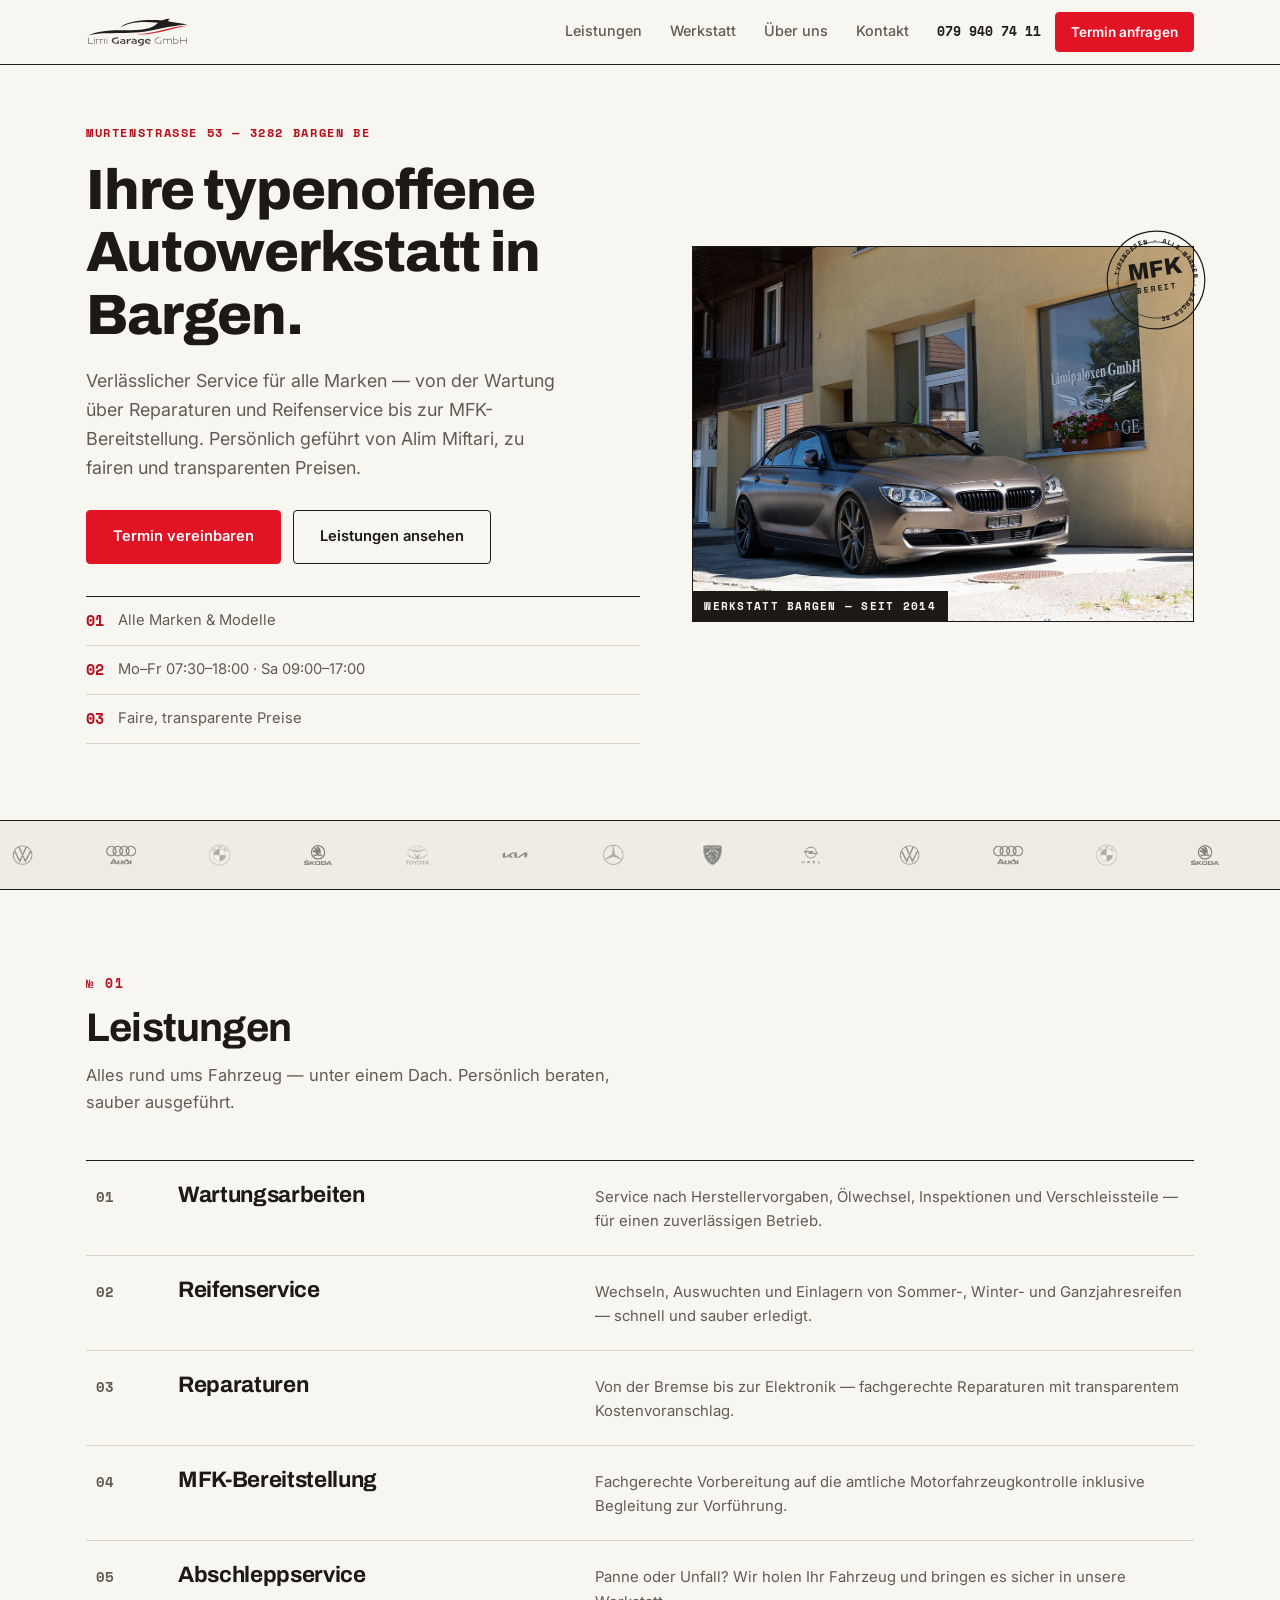
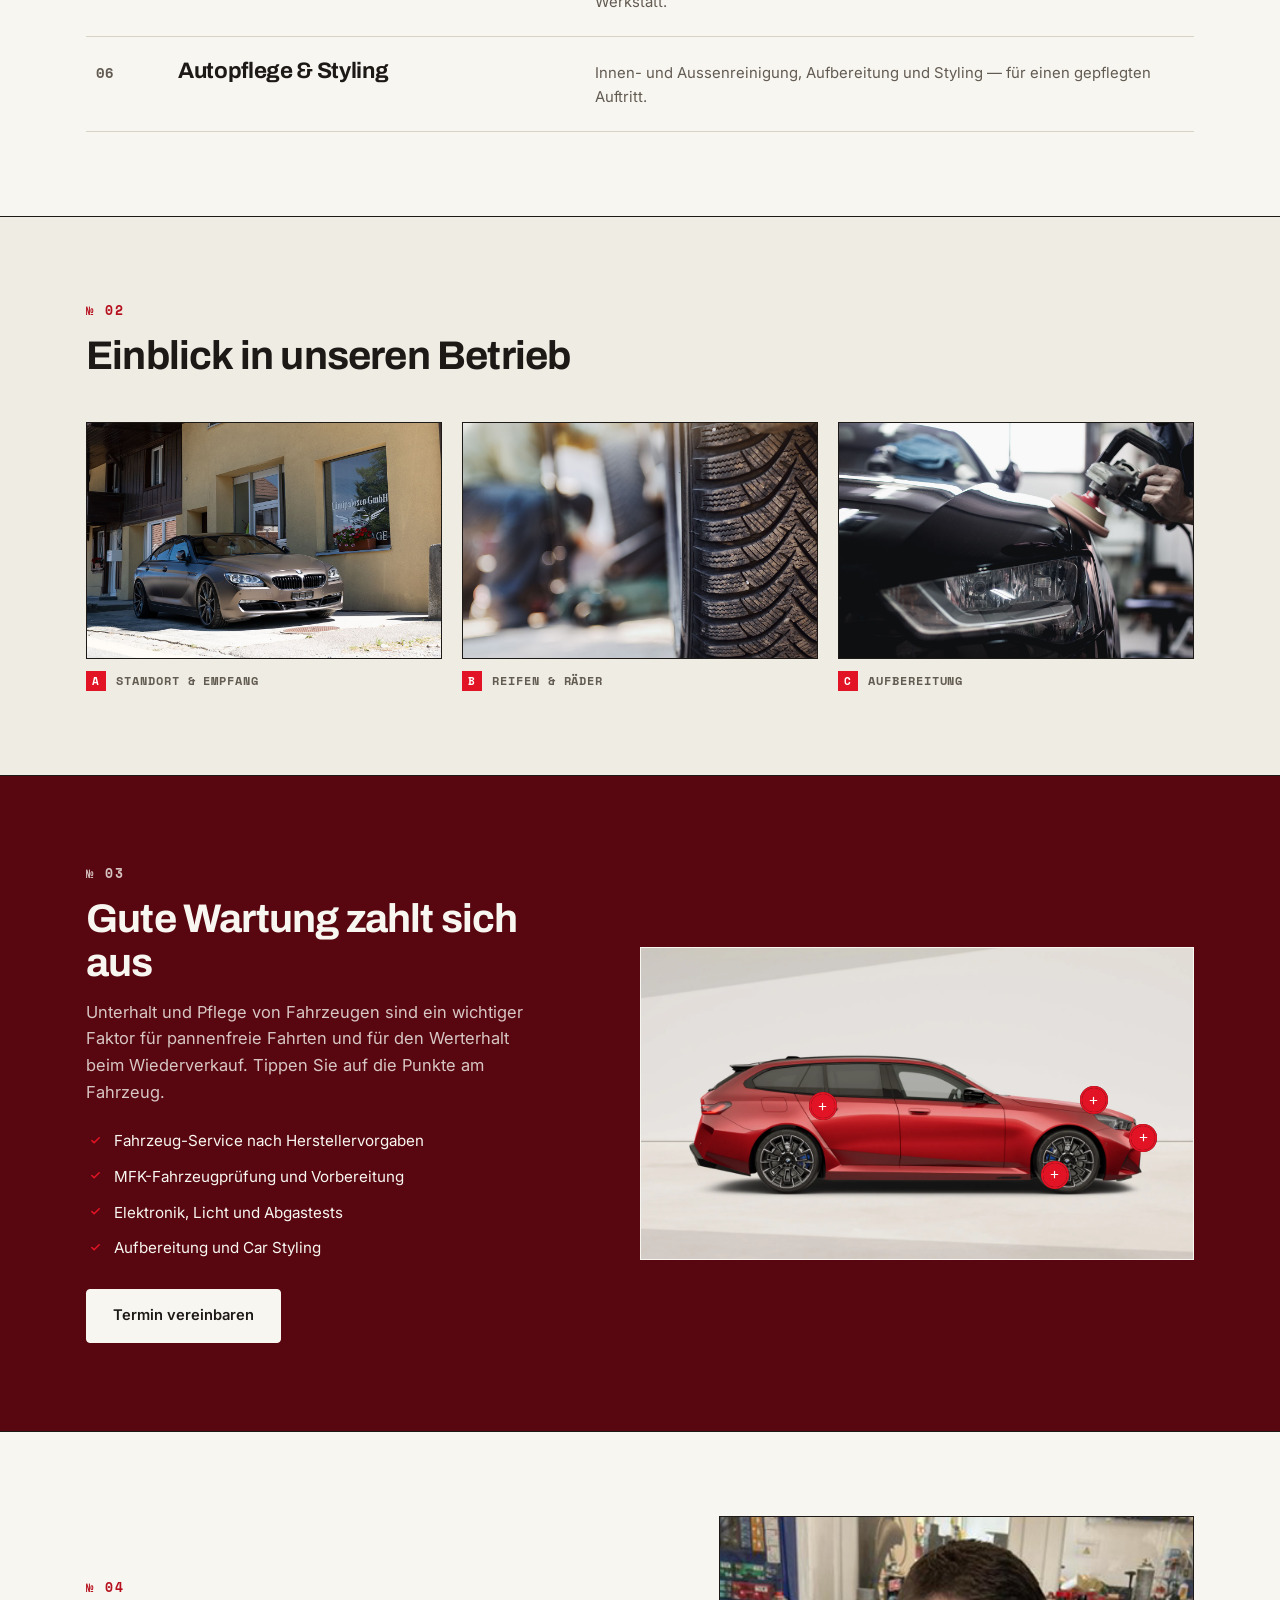
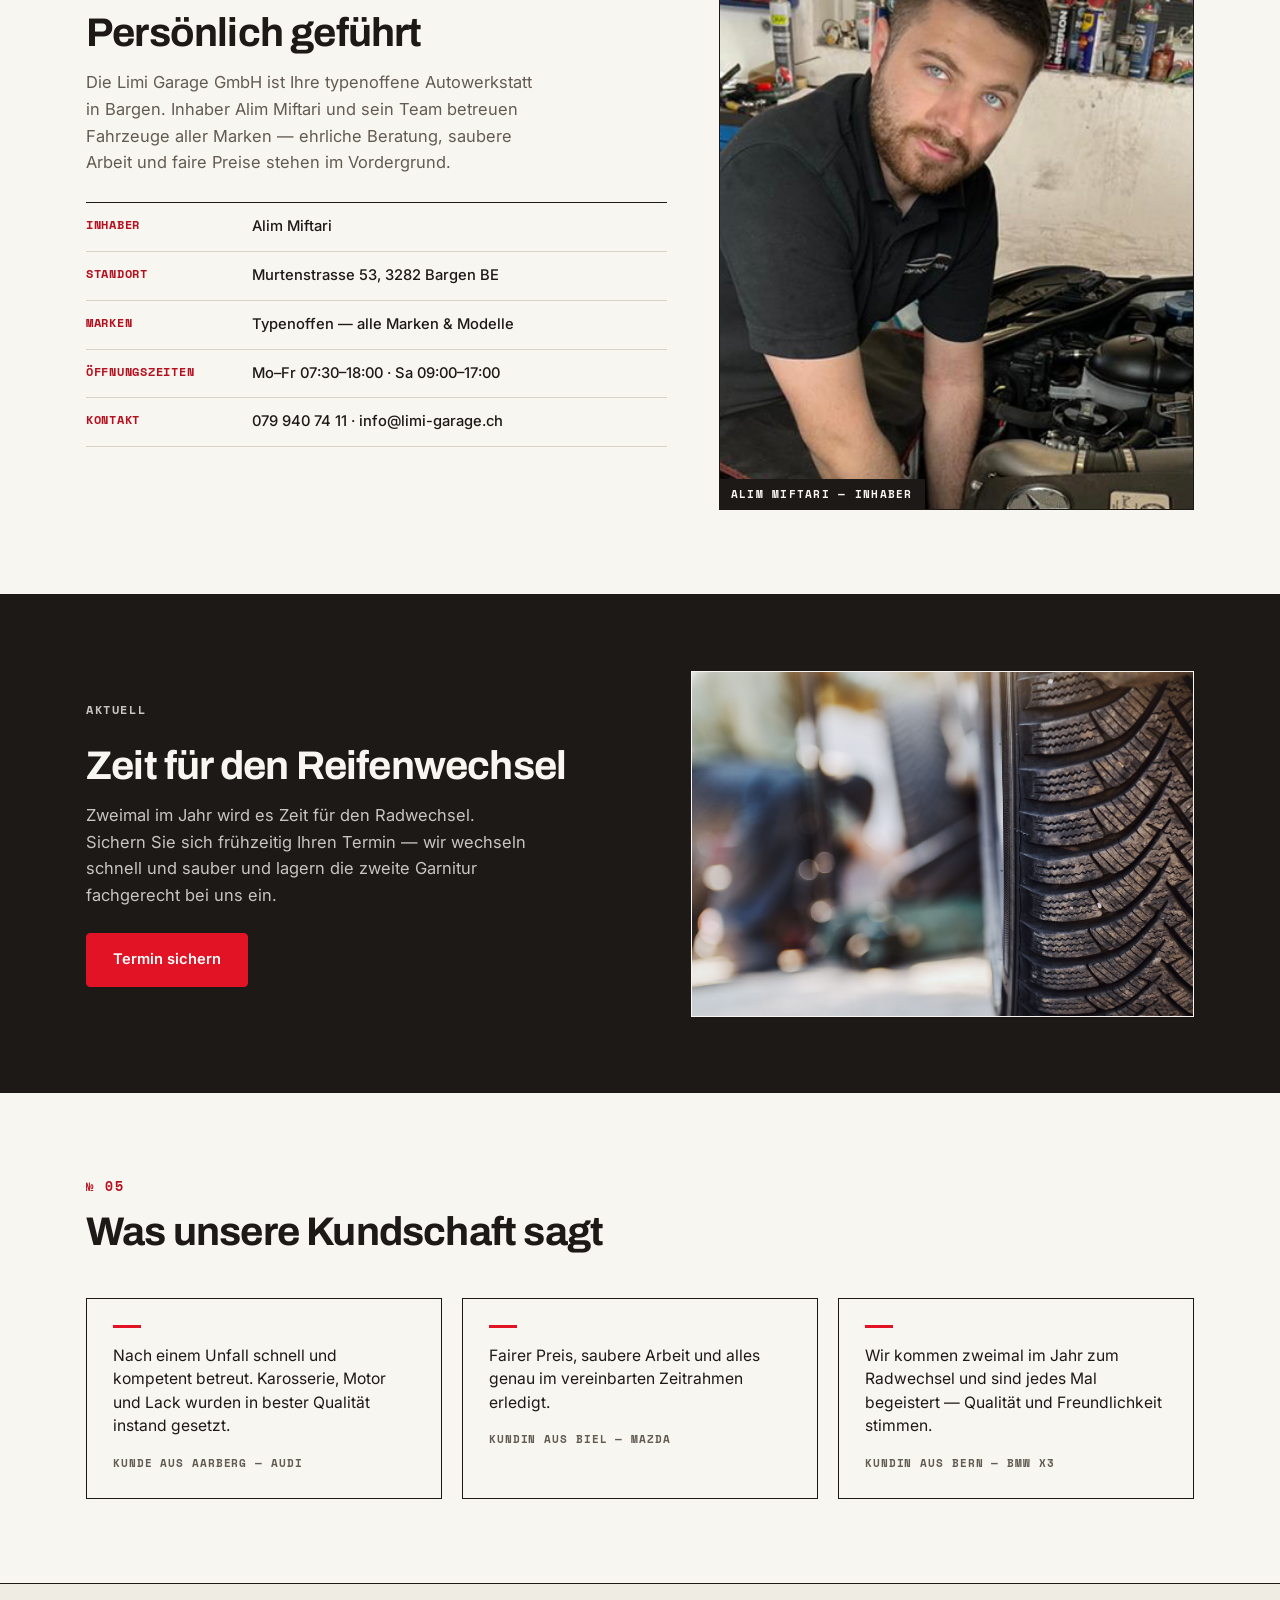
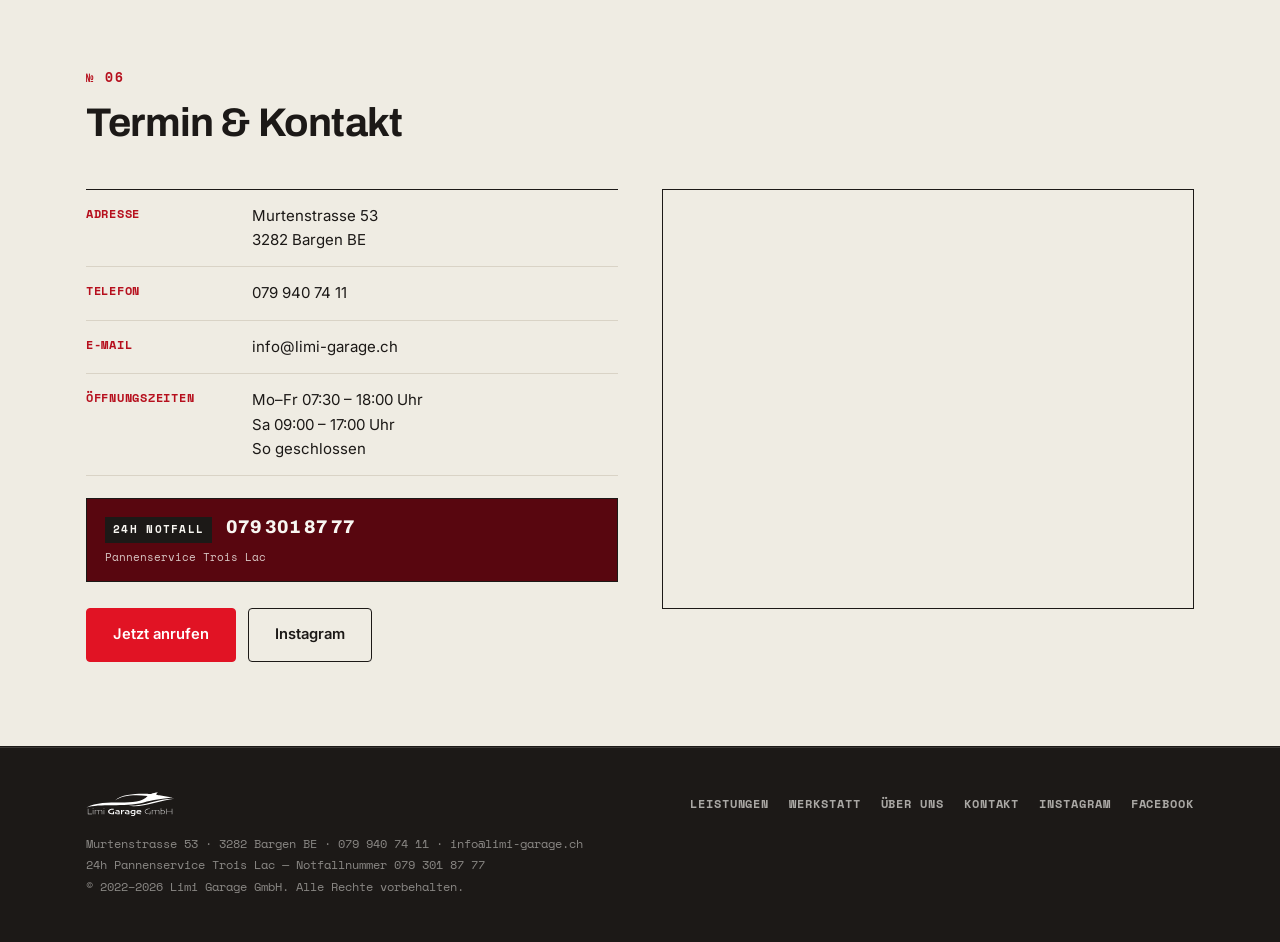
<file: variante-3/index.html>
<!DOCTYPE html>
<html lang="de-CH">
<head>
<meta charset="UTF-8">
<meta name="viewport" content="width=device-width, initial-scale=1.0">
<title>Limi Garage GmbH — Ihre typenoffene Autowerkstatt in Bargen</title>
<meta name="description" content="Limi Garage GmbH in Bargen BE: Wartungsarbeiten, Reifenservice, Reparaturen, MFK-Bereitstellungen, Abschleppservice und Autopflege — verlässlicher Service für alle Marken.">
<link rel="icon" type="image/svg+xml" href="../assets/logo.svg">
<link rel="preconnect" href="https://fonts.googleapis.com">
<link rel="preconnect" href="https://fonts.gstatic.com" crossorigin>
<link href="https://fonts.googleapis.com/css2?family=Archivo:wght@500;600;700;800&family=Inter:wght@400;500;600&family=Space+Mono:wght@700&display=swap" rel="stylesheet">
<link rel="stylesheet" href="css/style.css">
</head>
<body>

<header class="nav" id="siteNav">
  <div class="nav-inner">
    <a href="#top" class="nav-brand" aria-label="Limi Garage GmbH — Startseite">
      <img src="../assets/logo.svg" alt="Limi Garage GmbH" class="nav-logo">
    </a>

    <nav class="nav-menu" id="navMenu" aria-label="Hauptnavigation">
      <a href="#leistungen">Leistungen</a>
      <a href="#werkstatt">Werkstatt</a>
      <a href="#ueber-uns">Über uns</a>
      <a href="#kontakt">Kontakt</a>
      <div class="nav-actions">
        <a href="tel:+41799407411" class="nav-tel">079 940 74 11</a>
        <a href="#kontakt" class="btn btn-primary btn-sm">Termin anfragen</a>
      </div>
    </nav>

    <button class="nav-toggle" id="navToggle" aria-label="Menü öffnen" aria-expanded="false" aria-controls="navMenu">
      <span></span><span></span><span></span>
    </button>
  </div>
</header>

<main id="top">

  <!-- HERO -->
  <section class="hero">
    <div class="wrap hero-grid">
      <div class="hero-inner reveal">
        <p class="kicker">Murtenstrasse 53 — 3282 Bargen BE</p>
        <h1>Ihre typenoffene<br>Autowerkstatt in Bargen.</h1>
        <p class="lead">
          Verlässlicher Service für alle Marken — von der Wartung über Reparaturen
          und Reifenservice bis zur MFK-Bereitstellung. Persönlich geführt von
          Alim Miftari, zu fairen und transparenten Preisen.
        </p>
        <div class="actions">
          <a href="#kontakt" class="btn btn-primary btn-lg">Termin vereinbaren</a>
          <a href="#leistungen" class="btn btn-ghost btn-lg">Leistungen ansehen</a>
        </div>
        <ul class="hero-facts">
          <li><span>01</span> Alle Marken &amp; Modelle</li>
          <li><span>02</span> Mo–Fr 07:30–18:00 · Sa 09:00–17:00</li>
          <li><span>03</span> Faire, transparente Preise</li>
        </ul>
      </div>

      <figure class="hero-photo reveal">
        <img src="../assets/limigarage-bargen.jpg" alt="Limi Garage an der Murtenstrasse 53 in Bargen">
        <figcaption>Werkstatt Bargen — seit 2014</figcaption>
        <svg class="stamp" viewBox="0 0 128 128" aria-hidden="true">
          <defs><path id="stampRing" d="M64 64 m -46 0 a 46 46 0 1 1 92 0 a 46 46 0 1 1 -92 0"/></defs>
          <circle cx="64" cy="64" r="60" fill="none" stroke="currentColor" stroke-width="1.5"/>
          <circle cx="64" cy="64" r="47" fill="none" stroke="currentColor" stroke-width="0.8"/>
          <text class="stamp-ring"><textPath href="#stampRing" startOffset="0">· TYPENOFFEN · ALLE MARKEN · BARGEN BE </textPath></text>
          <text class="stamp-big" x="64" y="60" text-anchor="middle">MFK</text>
          <text class="stamp-sm" x="64" y="78" text-anchor="middle">BEREIT</text>
        </svg>
      </figure>
    </div>
  </section>

  <!-- MARQUEE -->
  <div class="marquee" aria-label="Marken, die wir betreuen">
    <div class="marquee-track">
      <img src="../assets/marke-vw-logo.png" alt="Volkswagen">
      <img src="../assets/marke-audi-logo.png" alt="Audi">
      <img src="../assets/marke-bmw-logo.png" alt="BMW">
      <img src="../assets/marke-skoda-logo.png" alt="Škoda">
      <img src="../assets/marke-toyota-logo.png" alt="Toyota">
      <img src="../assets/marke-kia-logo.png" alt="Kia">
      <img src="../assets/marke-merzedes-logo.png" alt="Mercedes-Benz">
      <img src="../assets/marke-peugeot-logo.png" alt="Peugeot">
      <img src="../assets/marke-opel-logo.png" alt="Opel">
      <img src="../assets/marke-vw-logo.png" alt="" aria-hidden="true">
      <img src="../assets/marke-audi-logo.png" alt="" aria-hidden="true">
      <img src="../assets/marke-bmw-logo.png" alt="" aria-hidden="true">
      <img src="../assets/marke-skoda-logo.png" alt="" aria-hidden="true">
      <img src="../assets/marke-toyota-logo.png" alt="" aria-hidden="true">
      <img src="../assets/marke-kia-logo.png" alt="" aria-hidden="true">
      <img src="../assets/marke-merzedes-logo.png" alt="" aria-hidden="true">
      <img src="../assets/marke-peugeot-logo.png" alt="" aria-hidden="true">
      <img src="../assets/marke-opel-logo.png" alt="" aria-hidden="true">
    </div>
  </div>

  <!-- LEISTUNGEN -->
  <section class="section" id="leistungen">
    <div class="wrap">
      <header class="section-head reveal">
        <span class="section-no">№ 01</span>
        <h2>Leistungen</h2>
        <p class="section-sub">Alles rund ums Fahrzeug — unter einem Dach. Persönlich beraten, sauber ausgeführt.</p>
      </header>

      <ol class="svc-list reveal">
        <li class="svc-row">
          <span class="svc-num">01</span>
          <h3 class="svc-name">Wartungsarbeiten</h3>
          <p class="svc-desc">Service nach Herstellervorgaben, Ölwechsel, Inspektionen und Verschleissteile — für einen zuverlässigen Betrieb.</p>
        </li>
        <li class="svc-row">
          <span class="svc-num">02</span>
          <h3 class="svc-name">Reifenservice</h3>
          <p class="svc-desc">Wechseln, Auswuchten und Einlagern von Sommer-, Winter- und Ganzjahresreifen — schnell und sauber erledigt.</p>
        </li>
        <li class="svc-row">
          <span class="svc-num">03</span>
          <h3 class="svc-name">Reparaturen</h3>
          <p class="svc-desc">Von der Bremse bis zur Elektronik — fachgerechte Reparaturen mit transparentem Kostenvoranschlag.</p>
        </li>
        <li class="svc-row">
          <span class="svc-num">04</span>
          <h3 class="svc-name">MFK-Bereitstellung</h3>
          <p class="svc-desc">Fachgerechte Vorbereitung auf die amtliche Motorfahrzeugkontrolle inklusive Begleitung zur Vorführung.</p>
        </li>
        <li class="svc-row">
          <span class="svc-num">05</span>
          <h3 class="svc-name">Abschleppservice</h3>
          <p class="svc-desc">Panne oder Unfall? Wir holen Ihr Fahrzeug und bringen es sicher in unsere Werkstatt.</p>
        </li>
        <li class="svc-row">
          <span class="svc-num">06</span>
          <h3 class="svc-name">Autopflege &amp; Styling</h3>
          <p class="svc-desc">Innen- und Aussenreinigung, Aufbereitung und Styling — für einen gepflegten Auftritt.</p>
        </li>
      </ol>
    </div>
  </section>

  <!-- WERKSTATT -->
  <section class="section section--alt" id="werkstatt">
    <div class="wrap">
      <header class="section-head reveal">
        <span class="section-no">№ 02</span>
        <h2>Einblick in unseren Betrieb</h2>
      </header>
      <div class="gallery reveal">
        <figure>
          <div class="frame"><img src="../assets/limigarage-bargen.jpg" alt="Aussenansicht der Limi Garage in Bargen" loading="lazy"></div>
          <figcaption><span>A</span> Standort &amp; Empfang</figcaption>
        </figure>
        <figure>
          <div class="frame"><img src="../assets/radwechsel-bargen.jpg" alt="Reifenwechsel" loading="lazy"></div>
          <figcaption><span>B</span> Reifen &amp; Räder</figcaption>
        </figure>
        <figure>
          <div class="frame"><img src="../assets/autopflege-bargen.jpg" alt="Fahrzeugpolitur" loading="lazy"></div>
          <figcaption><span>C</span> Aufbereitung</figcaption>
        </figure>
      </div>
    </div>
  </section>

  <!-- FEATURE -->
  <section class="feature">
    <div class="wrap feature-grid reveal">
      <div class="feature-text">
        <span class="section-no section-no--light">№ 03</span>
        <h2>Gute Wartung zahlt sich aus</h2>
        <p>
          Unterhalt und Pflege von Fahrzeugen sind ein wichtiger Faktor für
          pannenfreie Fahrten und für den Werterhalt beim Wiederverkauf. Tippen
          Sie auf die Punkte am Fahrzeug.
        </p>
        <ul class="checks">
          <li>Fahrzeug-Service nach Herstellervorgaben</li>
          <li>MFK-Fahrzeugprüfung und Vorbereitung</li>
          <li>Elektronik, Licht und Abgastests</li>
          <li>Aufbereitung und Car Styling</li>
        </ul>
        <a href="#kontakt" class="btn btn-light btn-lg">Termin vereinbaren</a>
      </div>

      <figure class="feature-media">
        <img src="../assets/bmw.png" alt="BMW 5er Touring im Studio" loading="lazy"
             onerror="this.onerror=null;this.src='../assets/img06.png'">

        <div class="hotspot" style="left:82%;top:49%">
          <button type="button" class="hotspot-btn" aria-expanded="false" aria-label="Service &amp; Wartung">
            <svg viewBox="0 0 24 24" fill="none"><path d="M12 6v12M6 12h12" stroke="currentColor" stroke-width="2.2" stroke-linecap="round"/></svg>
          </button>
          <span class="hotspot-label">Service &amp; Wartung</span>
        </div>
        <div class="hotspot hotspot--end" style="left:91%;top:61%">
          <button type="button" class="hotspot-btn" aria-expanded="false" aria-label="Licht &amp; Elektronik">
            <svg viewBox="0 0 24 24" fill="none"><path d="M12 6v12M6 12h12" stroke="currentColor" stroke-width="2.2" stroke-linecap="round"/></svg>
          </button>
          <span class="hotspot-label">Licht &amp; Elektronik</span>
        </div>
        <div class="hotspot" style="left:75%;top:73%">
          <button type="button" class="hotspot-btn" aria-expanded="false" aria-label="Reifenservice">
            <svg viewBox="0 0 24 24" fill="none"><path d="M12 6v12M6 12h12" stroke="currentColor" stroke-width="2.2" stroke-linecap="round"/></svg>
          </button>
          <span class="hotspot-label">Reifenservice</span>
        </div>
        <div class="hotspot" style="left:33%;top:51%">
          <button type="button" class="hotspot-btn" aria-expanded="false" aria-label="Karosserie &amp; Lack">
            <svg viewBox="0 0 24 24" fill="none"><path d="M12 6v12M6 12h12" stroke="currentColor" stroke-width="2.2" stroke-linecap="round"/></svg>
          </button>
          <span class="hotspot-label">Karosserie &amp; Lack</span>
        </div>
      </figure>
    </div>
  </section>

  <!-- ÜBER UNS -->
  <section class="section" id="ueber-uns">
    <div class="wrap about reveal">
      <div class="about-text">
        <span class="section-no">№ 04</span>
        <h2>Persönlich geführt</h2>
        <p>
          Die Limi Garage GmbH ist Ihre typenoffene Autowerkstatt in Bargen.
          Inhaber Alim Miftari und sein Team betreuen Fahrzeuge aller Marken —
          ehrliche Beratung, saubere Arbeit und faire Preise stehen im Vordergrund.
        </p>
        <dl class="sheet">
          <div><dt>Inhaber</dt><dd>Alim Miftari</dd></div>
          <div><dt>Standort</dt><dd>Murtenstrasse 53, 3282 Bargen BE</dd></div>
          <div><dt>Marken</dt><dd>Typenoffen — alle Marken &amp; Modelle</dd></div>
          <div><dt>Öffnungszeiten</dt><dd>Mo–Fr 07:30–18:00 · Sa 09:00–17:00</dd></div>
          <div><dt>Kontakt</dt><dd>079 940 74 11 · info@limi-garage.ch</dd></div>
        </dl>
      </div>
      <figure class="about-photo">
        <div class="frame"><img src="../assets/alimmiftari-bargen.jpg" alt="Alim Miftari, Inhaber der Limi Garage GmbH" loading="lazy"></div>
        <figcaption>Alim Miftari — Inhaber</figcaption>
      </figure>
    </div>
  </section>

  <!-- AKTUELL -->
  <section class="strip-dark">
    <div class="wrap strip-dark-grid reveal">
      <div>
        <p class="kicker kicker--light">Aktuell</p>
        <h2>Zeit für den Reifenwechsel</h2>
        <p>
          Zweimal im Jahr wird es Zeit für den Radwechsel. Sichern Sie sich
          frühzeitig Ihren Termin — wir wechseln schnell und sauber und lagern
          die zweite Garnitur fachgerecht bei uns ein.
        </p>
        <a href="#kontakt" class="btn btn-primary btn-lg">Termin sichern</a>
      </div>
      <figure class="frame">
        <img src="../assets/radwechsel-bargen.jpg" alt="Reifenwechsel in der Limi Garage" loading="lazy">
      </figure>
    </div>
  </section>

  <!-- KUNDENSTIMMEN -->
  <section class="section">
    <div class="wrap">
      <header class="section-head reveal">
        <span class="section-no">№ 05</span>
        <h2>Was unsere Kundschaft sagt</h2>
      </header>
      <div class="quotes reveal">
        <figure class="quote">
          <blockquote>Nach einem Unfall schnell und kompetent betreut. Karosserie, Motor und Lack wurden in bester Qualität instand gesetzt.</blockquote>
          <figcaption>Kunde aus Aarberg — Audi</figcaption>
        </figure>
        <figure class="quote">
          <blockquote>Fairer Preis, saubere Arbeit und alles genau im vereinbarten Zeitrahmen erledigt.</blockquote>
          <figcaption>Kundin aus Biel — Mazda</figcaption>
        </figure>
        <figure class="quote">
          <blockquote>Wir kommen zweimal im Jahr zum Radwechsel und sind jedes Mal begeistert — Qualität und Freundlichkeit stimmen.</blockquote>
          <figcaption>Kundin aus Bern — BMW X3</figcaption>
        </figure>
      </div>
    </div>
  </section>

  <!-- KONTAKT -->
  <section class="section section--alt" id="kontakt">
    <div class="wrap">
      <header class="section-head reveal">
        <span class="section-no">№ 06</span>
        <h2>Termin &amp; Kontakt</h2>
      </header>
      <div class="contact reveal">
        <div class="contact-info">
          <dl>
            <div><dt>Adresse</dt><dd>Murtenstrasse 53<br>3282 Bargen BE</dd></div>
            <div><dt>Telefon</dt><dd><a href="tel:+41799407411">079 940 74 11</a></dd></div>
            <div><dt>E-Mail</dt><dd><a href="mailto:info@limi-garage.ch">info@limi-garage.ch</a></dd></div>
            <div><dt>Öffnungszeiten</dt><dd>Mo–Fr 07:30 – 18:00 Uhr<br>Sa 09:00 – 17:00 Uhr<br>So geschlossen</dd></div>
          </dl>
          <a href="tel:+41793018777" class="emergency" aria-label="24h Pannenservice Trois Lac, Notfallnummer 079 301 87 77 anrufen">
            <span class="emergency-tag">24h Notfall</span>
            <span class="emergency-num">079 301 87 77</span>
            <span class="emergency-sub">Pannenservice Trois Lac</span>
          </a>
          <div class="actions">
            <a href="tel:+41799407411" class="btn btn-primary btn-lg">Jetzt anrufen</a>
            <a href="https://www.instagram.com/limigarage/" target="_blank" rel="noopener" class="btn btn-ghost btn-lg">Instagram</a>
          </div>
        </div>
        <div class="contact-map">
          <iframe
            title="Standort Limi Garage GmbH"
            src="https://www.google.com/maps?q=Murtenstrasse+53,+3282+Bargen&output=embed"
            loading="lazy"
            referrerpolicy="no-referrer-when-downgrade">
          </iframe>
        </div>
      </div>
    </div>
  </section>

</main>

<footer class="footer">
  <div class="wrap footer-inner">
    <img src="../assets/logo.svg" alt="Limi Garage GmbH" class="footer-logo">
    <nav class="footer-links" aria-label="Footer">
      <a href="#leistungen">Leistungen</a>
      <a href="#werkstatt">Werkstatt</a>
      <a href="#ueber-uns">Über uns</a>
      <a href="#kontakt">Kontakt</a>
      <a href="https://www.instagram.com/limigarage/" target="_blank" rel="noopener">Instagram</a>
      <a href="https://www.facebook.com/profile.php?id=100063559391961" target="_blank" rel="noopener">Facebook</a>
    </nav>
    <p class="footer-meta">
      Murtenstrasse 53 · 3282 Bargen BE · 079 940 74 11 · info@limi-garage.ch<br>
      24h Pannenservice Trois Lac — Notfallnummer <a href="tel:+41793018777">079 301 87 77</a><br>
&copy; 2022–<span id="year"></span> Limi Garage GmbH. Alle Rechte vorbehalten.
    </p>
  </div>
</footer>

<script src="js/script.js"></script>
</body>
</html>
</file>
<file: variante-1/css/style.css>
/* =========================================================
   Limi Garage GmbH — "Werkstatt-Rapport"
   Swiss garage-poster: warm paper, oversized condensed type,
   monospace technical labels, thick rules, duotone photography,
   rubber-stamp, numbered editorial lists. Its own thing.
   ========================================================= */

:root {
  --paper: #efe9dc;
  --paper-2: #e6ddca;
  --ink: #17130f;
  --ink-2: #5c554c;
  --red: #fa0f2e;
  --red-deep: #c60a22;
  --burgundy: #5c0410;

  --rule: 2px solid var(--ink);
  --hair: 1px solid rgba(23, 19, 15, 0.22);

  --wrap: 1220px;

  --font-display: "Archivo", "Arial Narrow", system-ui, sans-serif;
  --font-mono: "Space Mono", ui-monospace, "SF Mono", Menlo, monospace;

  --ease: cubic-bezier(0.2, 0.8, 0.2, 1);
}

*, *::before, *::after { margin: 0; padding: 0; box-sizing: border-box; }
html { scroll-behavior: smooth; -webkit-text-size-adjust: 100%; }
section[id] { scroll-margin-top: 72px; }

body {
  background: var(--paper);
  color: var(--ink);
  font-family: var(--font-display);
  font-size: 17px;
  font-weight: 400;
  line-height: 1.55;
  -webkit-font-smoothing: antialiased;
  -moz-osx-font-smoothing: grayscale;
  overflow-x: hidden;
}

img { max-width: 100%; display: block; }
a { color: inherit; text-decoration: none; }
ul, ol { list-style: none; }

h1, h2, h3 { font-family: var(--font-display); font-weight: 800; line-height: 1; letter-spacing: -0.02em; }

::selection { background: var(--red); color: #fff; }
:focus-visible { outline: 3px solid var(--red); outline-offset: 2px; }

.wrap { width: 100%; max-width: var(--wrap); margin: 0 auto; padding: 0 28px; }

/* ===== Monospace tag / eyebrow ===== */
.tag {
  font-family: var(--font-mono);
  font-size: 12px;
  font-weight: 700;
  letter-spacing: 0.18em;
  text-transform: uppercase;
  color: var(--red-deep);
  display: inline-flex;
  align-items: center;
  gap: 10px;
  margin-bottom: 22px;
}
.tag::before { content: "["; }
.tag::after { content: "]"; }
.tag--light { color: var(--paper); }

/* ===== Buttons — hard-edged ===== */
.btn {
  display: inline-flex;
  align-items: center;
  justify-content: center;
  gap: 9px;
  font-family: var(--font-mono);
  font-size: 13px;
  font-weight: 700;
  letter-spacing: 0.08em;
  text-transform: uppercase;
  padding: 14px 22px;
  border: var(--rule);
  background: var(--ink);
  color: var(--paper);
  cursor: pointer;
  transition: transform 0.12s var(--ease), background-color 0.15s, color 0.15s;
}
.btn svg { width: 15px; height: 15px; }
.btn:active { transform: translate(2px, 2px); }

.btn-primary { background: var(--red); border-color: var(--ink); color: #fff; }
.btn-primary:hover { background: var(--ink); color: var(--paper); }

.btn-line { background: transparent; color: var(--ink); }
.btn-line:hover { background: var(--ink); color: var(--paper); }

.btn-dark { background: var(--ink); color: var(--paper); border-color: var(--ink); }
.btn-dark:hover { background: var(--paper); color: var(--ink); }

.btn-sm { padding: 9px 15px; font-size: 12px; }
.btn-lg { padding: 16px 26px; font-size: 13px; }

/* ===== Duotone imagery ===== */
.duo { position: relative; overflow: hidden; background: var(--paper-2); }
.duo img {
  width: 100%;
  height: 100%;
  object-fit: cover;
  display: block;
  filter: grayscale(1) contrast(1.06) brightness(1.02);
  transition: filter 0.5s var(--ease);
}
.duo::after {
  content: "";
  position: absolute;
  inset: 0;
  background: var(--red);
  mix-blend-mode: color;
  transition: opacity 0.5s var(--ease);
}
.duo--burgundy::after { background: var(--burgundy); }
.duo--dark::after { background: var(--ink); }
.duo:hover img { filter: none; }
.duo:hover::after { opacity: 0; }

/* ===== Navigation ===== */
.nav {
  position: fixed;
  inset: 0 0 auto 0;
  z-index: 100;
  background: var(--paper);
  border-bottom: var(--rule);
}
.nav-inner {
  max-width: var(--wrap);
  margin: 0 auto;
  padding: 0 28px;
  height: 62px;
  display: flex;
  align-items: center;
  justify-content: space-between;
  gap: 20px;
}
.nav-brand { display: inline-flex; align-items: center; flex-shrink: 0; }
.nav-logo { height: 30px; width: auto; }

.nav-menu { display: flex; align-items: center; gap: 26px; }
.nav-menu > a {
  font-family: var(--font-mono);
  font-size: 12px;
  font-weight: 700;
  letter-spacing: 0.1em;
  text-transform: uppercase;
  padding: 4px 0;
  border-bottom: 2px solid transparent;
  transition: border-color 0.15s, color 0.15s;
}
.nav-menu > a:hover { border-color: var(--red); }

.nav-actions { display: flex; align-items: center; gap: 14px; }
.nav-tel { font-family: var(--font-mono); font-size: 12px; font-weight: 700; letter-spacing: 0.06em; }
.nav-tel:hover { color: var(--red-deep); }

.nav-toggle {
  display: none;
  flex-direction: column;
  gap: 4px;
  width: 42px; height: 42px;
  align-items: center;
  justify-content: center;
  background: transparent;
  border: var(--rule);
  cursor: pointer;
}
.nav-toggle span { width: 16px; height: 2px; background: var(--ink); transition: transform 0.2s, opacity 0.2s; }
.nav-toggle.open span:nth-child(1) { transform: translateY(6px) rotate(45deg); }
.nav-toggle.open span:nth-child(2) { opacity: 0; }
.nav-toggle.open span:nth-child(3) { transform: translateY(-6px) rotate(-45deg); }

/* ===== Hero ===== */
.hero { padding: 128px 0 0; border-bottom: var(--rule); }
.hero-grid {
  display: grid;
  grid-template-columns: 1.05fr 0.95fr;
  gap: 0;
  align-items: stretch;
}
.hero-copy { padding: 24px 48px 64px 0; }
.hero-title {
  font-size: clamp(3rem, 8.5vw, 6.6rem);
  font-weight: 900;
  line-height: 0.92;
  text-transform: uppercase;
  letter-spacing: -0.03em;
  hyphens: manual;
  margin-bottom: 26px;
}
.hero-dot { color: var(--red); }
.hero-lead {
  font-size: 1.15rem;
  color: var(--ink-2);
  max-width: 42ch;
  margin-bottom: 30px;
}
.hero-actions { display: flex; flex-wrap: wrap; gap: 12px; margin-bottom: 42px; }
.hero-facts { border-top: var(--rule); }
.hero-facts li {
  display: flex;
  gap: 16px;
  padding: 14px 0;
  border-bottom: var(--hair);
  font-family: var(--font-mono);
  font-size: 13px;
  letter-spacing: 0.02em;
}
.hero-facts li span { color: var(--red-deep); font-weight: 700; }

.hero-figure {
  position: relative;
  border-left: var(--rule);
  align-self: stretch;
  min-height: 420px;
}
.hero-figure .duo { position: absolute; inset: 0; }
.hero-figure figcaption {
  position: absolute;
  left: 0; bottom: 0;
  font-family: var(--font-mono);
  font-size: 11px;
  font-weight: 700;
  letter-spacing: 0.14em;
  text-transform: uppercase;
  background: var(--ink);
  color: var(--paper);
  padding: 8px 14px;
}
.stamp {
  position: absolute;
  top: 22px; right: 22px;
  width: clamp(92px, 12vw, 132px);
  height: auto;
  color: var(--red);
  transform: rotate(-9deg);
  mix-blend-mode: multiply;
}
.stamp-ring { font-family: var(--font-mono); font-size: 8.2px; font-weight: 700; letter-spacing: 0.12em; fill: currentColor; }
.stamp-big { font-family: var(--font-display); font-weight: 900; font-size: 30px; fill: currentColor; letter-spacing: -0.02em; }
.stamp-sm { font-family: var(--font-mono); font-weight: 700; font-size: 11px; letter-spacing: 0.24em; fill: currentColor; }

/* ===== Marquee ===== */
.marquee {
  background: var(--red);
  border-bottom: var(--rule);
  overflow: hidden;
  padding: 20px 0;
}
.marquee-track {
  display: flex;
  gap: 58px;
  width: max-content;
  align-items: center;
  animation: marquee 46s linear infinite;
}
.marquee-track img {
  height: 26px;
  width: auto;
  filter: brightness(0) invert(1);
  flex-shrink: 0;
}
@keyframes marquee { from { transform: translateX(0); } to { transform: translateX(-50%); } }
@media (prefers-reduced-motion: reduce) { .marquee-track { animation: none; flex-wrap: wrap; justify-content: center; } }

/* ===== Block scaffold ===== */
.block { padding: 92px 0; border-bottom: var(--rule); }
.block--tight { padding-bottom: 0; }
.block-head { margin-bottom: 52px; }
.block-no {
  font-family: var(--font-mono);
  font-size: 13px;
  font-weight: 700;
  letter-spacing: 0.16em;
  color: var(--red-deep);
  display: block;
  margin-bottom: 14px;
}
.block-no--light { color: var(--paper); }
.block-title {
  font-size: clamp(2.4rem, 6vw, 4.4rem);
  font-weight: 900;
  text-transform: uppercase;
  letter-spacing: -0.025em;
  line-height: 0.92;
}
.block-sub { margin-top: 18px; color: var(--ink-2); max-width: 46ch; font-size: 1.05rem; }

/* ===== Service list ===== */
.svc-list { border-top: var(--rule); }
.svc-row {
  display: grid;
  grid-template-columns: 78px minmax(0, 1.1fr) minmax(0, 1.5fr);
  gap: 28px;
  align-items: baseline;
  padding: 26px 12px;
  border-bottom: var(--rule);
  transition: background-color 0.18s var(--ease), color 0.18s var(--ease), padding-left 0.18s var(--ease);
}
.svc-row:hover { background: var(--red); color: #fff; padding-left: 24px; }
.svc-num { font-family: var(--font-mono); font-size: 14px; font-weight: 700; }
.svc-name { font-size: clamp(1.4rem, 3vw, 2rem); font-weight: 800; text-transform: uppercase; letter-spacing: -0.02em; }
.svc-desc { font-size: 0.98rem; color: var(--ink-2); }
.svc-row:hover .svc-desc { color: rgba(255, 255, 255, 0.9); }

/* ===== Filmstrip ===== */
.strip {
  display: grid;
  grid-template-columns: repeat(3, 1fr);
  gap: 2px;
  border-top: var(--rule);
  background: var(--ink);
}
.strip-cell { position: relative; background: var(--paper); }
.strip-cell .duo { aspect-ratio: 4 / 5; }
.strip-cell figcaption {
  display: flex;
  align-items: center;
  gap: 12px;
  font-family: var(--font-mono);
  font-size: 12px;
  font-weight: 700;
  letter-spacing: 0.1em;
  text-transform: uppercase;
  padding: 14px 16px;
  border-top: var(--rule);
}
.strip-cell figcaption span {
  display: inline-grid;
  place-items: center;
  width: 22px; height: 22px;
  background: var(--red);
  color: #fff;
}

/* ===== Feature — Gute Wartung ===== */
.feature { background: var(--burgundy); color: var(--paper); padding: 96px 0; border-bottom: var(--rule); }
.feature-grid {
  display: grid;
  grid-template-columns: 0.9fr 1.1fr;
  gap: 56px;
  align-items: center;
}
.feature-title {
  font-size: clamp(2.4rem, 5.5vw, 4rem);
  font-weight: 900;
  text-transform: uppercase;
  letter-spacing: -0.025em;
  line-height: 0.94;
  margin: 14px 0 18px;
}
.feature-copy p { color: rgba(239, 233, 220, 0.82); max-width: 42ch; margin-bottom: 26px; }

.spec-list { border-top: 2px solid rgba(239, 233, 220, 0.4); margin-bottom: 30px; }
.spec-list li {
  display: flex;
  align-items: baseline;
  gap: 12px;
  padding: 12px 0;
  border-bottom: 1px solid rgba(239, 233, 220, 0.22);
  font-family: var(--font-mono);
  font-size: 13px;
  letter-spacing: 0.04em;
}
.spec-list li::before { content: "▸"; color: var(--red); }
.spec-list li span { flex: 1; }
.spec-list li::after { content: "OK"; color: rgba(239, 233, 220, 0.6); font-weight: 700; }

.feature-media {
  position: relative;
  border: var(--rule);
  border-color: var(--paper);
  background: var(--paper);
}
.feature-media > img { width: 100%; display: block; }

/* interactive hotspots */
.hotspot { position: absolute; transform: translate(-50%, -50%); z-index: 3; }
.hotspot-btn {
  position: relative;
  width: 30px; height: 30px;
  display: grid;
  place-items: center;
  border: 2px solid var(--ink);
  background: var(--red);
  color: #fff;
  cursor: pointer;
  transition: transform 0.18s var(--ease), background-color 0.18s;
}
.hotspot-btn svg { width: 14px; height: 14px; transition: transform 0.2s var(--ease); }
.hotspot-btn::after {
  content: "";
  position: absolute; inset: -2px;
  border: 2px solid var(--red);
  animation: ping 2.4s var(--ease) infinite;
}
@keyframes ping { 0% { transform: scale(1); opacity: 0.7; } 70%, 100% { transform: scale(2.4); opacity: 0; } }
.hotspot-btn:hover { background: var(--ink); }
.hotspot.is-open .hotspot-btn { background: var(--ink); transform: scale(1.08); }
.hotspot.is-open .hotspot-btn svg { transform: rotate(45deg); }

.hotspot-label {
  position: absolute;
  bottom: calc(100% + 12px);
  left: 50%;
  transform: translateX(-50%) translateY(6px);
  background: var(--ink);
  color: var(--paper);
  font-family: var(--font-mono);
  font-size: 11px;
  font-weight: 700;
  letter-spacing: 0.08em;
  text-transform: uppercase;
  white-space: nowrap;
  padding: 8px 12px;
  opacity: 0;
  pointer-events: none;
  transition: opacity 0.18s, transform 0.18s var(--ease);
}
.hotspot-label::after {
  content: "";
  position: absolute; top: 100%; left: 50%;
  transform: translateX(-50%);
  border: 6px solid transparent;
  border-top-color: var(--ink);
}
.hotspot:hover .hotspot-label,
.hotspot.is-open .hotspot-label { opacity: 1; transform: translateX(-50%) translateY(0); }
.hotspot--end .hotspot-label { left: auto; right: -4px; transform: translateX(0) translateY(6px); }
.hotspot--end .hotspot-label::after { left: auto; right: 12px; transform: none; }
.hotspot--end:hover .hotspot-label,
.hotspot--end.is-open .hotspot-label { transform: translateX(0) translateY(0); }
@media (prefers-reduced-motion: reduce) { .hotspot-btn::after { animation: none; opacity: 0; } }

/* ===== Über uns ===== */
.about-grid { display: grid; grid-template-columns: 1.1fr 0.9fr; gap: 56px; align-items: start; }
.about-copy .block-title { margin-bottom: 20px; }
.about-copy > p { color: var(--ink-2); max-width: 44ch; margin-bottom: 28px; }
.sheet { border-top: var(--rule); }
.sheet > div {
  display: grid;
  grid-template-columns: 120px 1fr;
  gap: 16px;
  padding: 13px 0;
  border-bottom: var(--hair);
  font-family: var(--font-mono);
  font-size: 13px;
}
.sheet dt { color: var(--red-deep); font-weight: 700; text-transform: uppercase; letter-spacing: 0.08em; }
.sheet dd { color: var(--ink); }

.about-photo { position: relative; }
.about-photo .duo { aspect-ratio: 4 / 5; border: var(--rule); }
.about-photo figcaption {
  font-family: var(--font-mono);
  font-size: 11px;
  font-weight: 700;
  letter-spacing: 0.12em;
  text-transform: uppercase;
  background: var(--ink);
  color: var(--paper);
  padding: 8px 14px;
  position: absolute;
  left: 0; bottom: -1px;
}

/* ===== Banner (Aktuell) ===== */
.banner { background: var(--red); color: #fff; padding: 92px 0; border-bottom: var(--rule); }
.banner-grid { display: grid; grid-template-columns: 1.1fr 0.9fr; gap: 48px; align-items: center; }
.banner-title {
  font-size: clamp(2.6rem, 7vw, 5rem);
  font-weight: 900;
  text-transform: uppercase;
  letter-spacing: -0.03em;
  line-height: 0.9;
  margin-bottom: 20px;
  hyphens: manual;
}
.banner-lead { max-width: 44ch; margin-bottom: 28px; color: rgba(255, 255, 255, 0.92); }
.banner-media .duo { aspect-ratio: 16 / 11; border: var(--rule); border-color: #fff; }

/* ===== Quotes ===== */
.quotes { display: grid; grid-template-columns: repeat(3, 1fr); border-top: var(--rule); border-left: var(--rule); }
.quote { padding: 28px; border-right: var(--rule); border-bottom: var(--rule); }
.quote blockquote {
  font-size: 1.12rem;
  font-weight: 500;
  line-height: 1.4;
  text-wrap: pretty;
}
.quote blockquote::before { content: "«"; color: var(--red); font-weight: 800; margin-right: 2px; }
.quote blockquote::after { content: "»"; color: var(--red); font-weight: 800; margin-left: 2px; }
.quote figcaption {
  margin-top: 18px;
  font-family: var(--font-mono);
  font-size: 11px;
  font-weight: 700;
  letter-spacing: 0.1em;
  text-transform: uppercase;
  color: var(--ink-2);
}

/* ===== Ticket ===== */
.ticket {
  display: grid;
  grid-template-columns: 1fr 0.9fr;
  border: var(--rule);
}
.ticket-body { padding: 34px; border-right: var(--rule); }
.ticket-line {
  display: grid;
  grid-template-columns: 110px 1fr;
  gap: 14px;
  align-items: baseline;
  padding: 11px 0;
  border-bottom: var(--hair);
  font-family: var(--font-mono);
  font-size: 13px;
}
.ticket-line span { color: var(--red-deep); font-weight: 700; text-transform: uppercase; letter-spacing: 0.06em; }
.ticket-line b { font-weight: 700; }
.ticket-line a:hover { color: var(--red-deep); }
.ticket-actions { display: flex; flex-wrap: wrap; gap: 12px; margin-top: 24px; }

.emergency {
  display: flex;
  align-items: baseline;
  flex-wrap: wrap;
  gap: 6px 14px;
  margin-top: 22px;
  padding: 15px 18px;
  background: var(--red);
  border: var(--rule);
  color: #fff;
  transition: background-color 0.15s var(--ease);
}
.emergency:hover { background: var(--red-deep); }
.emergency-tag {
  font-family: var(--font-mono);
  font-size: 11px;
  font-weight: 700;
  letter-spacing: 0.12em;
  text-transform: uppercase;
  background: var(--ink);
  padding: 4px 8px;
}
.emergency-num { font-family: var(--font-display); font-weight: 800; font-size: 1.25rem; letter-spacing: -0.01em; }
.emergency-sub { font-family: var(--font-mono); font-size: 11px; color: rgba(255, 255, 255, 0.82); width: 100%; }
.ticket-map { min-height: 380px; }
.ticket-map iframe { width: 100%; height: 100%; border: 0; display: block; filter: grayscale(1) contrast(1.1); }

/* ===== Footer ===== */
.footer { background: var(--ink); color: var(--paper); padding: 46px 0; }
.footer-inner { display: flex; flex-wrap: wrap; align-items: center; justify-content: space-between; gap: 18px; }
.footer-logo { height: 26px; width: auto; filter: brightness(0) invert(1); }
.footer-links { display: flex; flex-wrap: wrap; gap: 8px 20px; }
.footer-links a {
  font-family: var(--font-mono);
  font-size: 11px;
  font-weight: 700;
  letter-spacing: 0.1em;
  text-transform: uppercase;
  color: rgba(239, 233, 220, 0.7);
}
.footer-links a:hover { color: var(--paper); }
.footer-meta { width: 100%; font-family: var(--font-mono); font-size: 11px; line-height: 1.9; color: rgba(239, 233, 220, 0.55); }
.footer-meta a:hover { color: var(--paper); }

/* ===== Reveal ===== */
.reveal { opacity: 0; transform: translateY(14px); transition: opacity 0.7s var(--ease), transform 0.7s var(--ease); }
.reveal.in { opacity: 1; transform: none; }
@media (prefers-reduced-motion: reduce) {
  .reveal { opacity: 1; transform: none; transition: none; }
  html { scroll-behavior: auto; }
  .duo img { transition: none; }
}

/* =========================================================
   Responsive
   ========================================================= */
@media (max-width: 1000px) {
  .hero-grid { grid-template-columns: 1fr; }
  .hero-copy { padding: 8px 0 48px; }
  .hero-figure { border-left: 0; border-top: var(--rule); min-height: 340px; }
  .feature-grid, .about-grid, .banner-grid { grid-template-columns: 1fr; gap: 34px; }
  .feature-media { order: -1; }
  .about-photo .duo, .strip-cell .duo { aspect-ratio: 16 / 10; }
  .quotes { grid-template-columns: 1fr; }
  .ticket { grid-template-columns: 1fr; }
  .ticket-body { border-right: 0; border-bottom: var(--rule); }
}

@media (max-width: 760px) {
  .nav-menu {
    position: fixed;
    inset: 62px 0 auto 0;
    flex-direction: column;
    align-items: stretch;
    gap: 0;
    background: var(--paper);
    border-bottom: var(--rule);
    padding: 6px 28px 22px;
    transform: translateY(-10px);
    opacity: 0;
    pointer-events: none;
    transition: transform 0.22s var(--ease), opacity 0.22s;
  }
  .nav-menu.open { transform: none; opacity: 1; pointer-events: auto; }
  .nav-menu > a { font-size: 15px; padding: 14px 0; border-bottom: var(--hair); }
  .nav-actions { flex-direction: column; align-items: stretch; gap: 10px; margin-top: 14px; }
  .nav-actions .btn { width: 100%; }
  .nav-tel { text-align: center; padding: 6px 0; font-size: 14px; }
  .nav-toggle { display: flex; }

  .block, .feature, .banner { padding: 60px 0; }
  .svc-row { grid-template-columns: 46px 1fr; gap: 6px 16px; }
  .svc-desc { grid-column: 2; }
  .strip { grid-template-columns: 1fr; }
  .strip-cell .duo { aspect-ratio: 16 / 11; }
  .hero-title { font-size: clamp(2.6rem, 13vw, 4rem); }
}

@media (max-width: 420px) {
  .wrap { padding: 0 18px; }
  .nav-inner { padding: 0 18px; }
  .hero-actions .btn, .ticket-actions .btn { width: 100%; }
}
</file>
<file: variante-2/css/style.css>
/* =========================================================
   Limi Garage GmbH — Variante 2 "Klar"
   Ruhiges, sachliches Corporate-Design: viel Weissraum,
   Inter, feine Hairlines, Rot nur als sparsamer Akzent.
   ========================================================= */

:root {
  --bg: #ffffff;
  --bg-alt: #f6f6f4;
  --ink: #1b1b1b;
  --ink-2: #6a6a68;
  --line: #e6e5e1;
  --red: #e11324;
  --red-soft: #fce8ea;

  --wrap: 1140px;
  --radius: 12px;
  --radius-sm: 8px;
  --shadow: 0 1px 2px rgba(0, 0, 0, 0.04), 0 8px 24px rgba(0, 0, 0, 0.05);

  --font: "Inter", system-ui, -apple-system, "Segoe UI", Roboto, sans-serif;
  --ease: cubic-bezier(0.4, 0, 0.2, 1);
}

*, *::before, *::after { margin: 0; padding: 0; box-sizing: border-box; }
html { scroll-behavior: smooth; -webkit-text-size-adjust: 100%; }
section[id] { scroll-margin-top: 80px; }

body {
  background: var(--bg);
  color: var(--ink);
  font-family: var(--font);
  font-size: 16.5px;
  line-height: 1.6;
  -webkit-font-smoothing: antialiased;
  -moz-osx-font-smoothing: grayscale;
  overflow-x: hidden;
}

img { max-width: 100%; display: block; }
a { color: inherit; text-decoration: none; }
ul, ol, dl { list-style: none; }

h1, h2, h3 { font-weight: 600; line-height: 1.2; letter-spacing: -0.02em; color: var(--ink); }
h1 { font-size: clamp(2rem, 4.6vw, 3.15rem); }
h2 { font-size: clamp(1.6rem, 3.2vw, 2.15rem); }
h3 { font-size: 1.12rem; }

::selection { background: var(--red); color: #fff; }
:focus-visible { outline: 2px solid var(--red); outline-offset: 2px; border-radius: 3px; }

.wrap { width: 100%; max-width: var(--wrap); margin: 0 auto; padding: 0 24px; }

.kicker {
  font-size: 0.8rem;
  font-weight: 600;
  letter-spacing: 0.08em;
  text-transform: uppercase;
  color: var(--red);
  margin-bottom: 14px;
}
.lead { font-size: 1.12rem; color: var(--ink-2); }

/* ===== Buttons ===== */
.btn {
  display: inline-flex;
  align-items: center;
  justify-content: center;
  gap: 8px;
  font-family: inherit;
  font-size: 0.95rem;
  font-weight: 600;
  padding: 11px 20px;
  border-radius: var(--radius-sm);
  border: 1px solid transparent;
  cursor: pointer;
  transition: background-color 0.15s var(--ease), border-color 0.15s var(--ease), color 0.15s var(--ease);
}
.btn-primary { background: var(--red); color: #fff; }
.btn-primary:hover { background: #b60f1d; }
.btn-ghost { background: #fff; color: var(--ink); border-color: var(--line); }
.btn-ghost:hover { border-color: var(--ink); }
.btn-sm { padding: 8px 15px; font-size: 0.88rem; }
.btn-lg { padding: 13px 24px; }

/* ===== Navigation ===== */
.nav {
  position: fixed;
  inset: 0 0 auto 0;
  z-index: 100;
  background: rgba(255, 255, 255, 0.9);
  backdrop-filter: saturate(180%) blur(10px);
  -webkit-backdrop-filter: saturate(180%) blur(10px);
  border-bottom: 1px solid var(--line);
}
.nav-inner {
  max-width: var(--wrap);
  margin: 0 auto;
  padding: 0 24px;
  height: 66px;
  display: flex;
  align-items: center;
  justify-content: space-between;
  gap: 20px;
}
.nav-brand { display: inline-flex; align-items: center; flex-shrink: 0; }
.nav-logo { height: 30px; width: auto; }
.nav-menu { display: flex; align-items: center; gap: 30px; }
.nav-menu > a { font-size: 0.93rem; font-weight: 500; color: var(--ink-2); transition: color 0.15s; }
.nav-menu > a:hover { color: var(--ink); }
.nav-actions { display: flex; align-items: center; gap: 14px; }
.nav-tel { font-size: 0.93rem; font-weight: 600; }
.nav-tel:hover { color: var(--red); }

.nav-toggle {
  display: none;
  flex-direction: column;
  gap: 4px;
  width: 40px; height: 40px;
  align-items: center; justify-content: center;
  background: transparent; border: 1px solid var(--line); border-radius: var(--radius-sm);
  cursor: pointer;
}
.nav-toggle span { width: 16px; height: 2px; background: var(--ink); border-radius: 2px; transition: transform 0.2s, opacity 0.2s; }
.nav-toggle.open span:nth-child(1) { transform: translateY(6px) rotate(45deg); }
.nav-toggle.open span:nth-child(2) { opacity: 0; }
.nav-toggle.open span:nth-child(3) { transform: translateY(-6px) rotate(-45deg); }

/* ===== Hero ===== */
.hero { padding: 128px 0 72px; }
.hero-grid { display: grid; grid-template-columns: 1.05fr 0.95fr; gap: 56px; align-items: center; }
.hero-inner h1 { margin-bottom: 18px; }
.hero-inner .lead { max-width: 46ch; margin-bottom: 28px; }
.actions { display: flex; flex-wrap: wrap; gap: 12px; }
.hero-trust {
  display: flex;
  flex-wrap: wrap;
  gap: 10px 22px;
  margin-top: 30px;
  padding-top: 22px;
  border-top: 1px solid var(--line);
}
.hero-trust li {
  position: relative;
  padding-left: 20px;
  font-size: 0.9rem;
  color: var(--ink-2);
}
.hero-trust li::before {
  content: "";
  position: absolute; left: 0; top: 0.5em;
  width: 8px; height: 8px; border-radius: 50%;
  background: var(--red);
}
.hero-photo { border-radius: var(--radius); overflow: hidden; border: 1px solid var(--line); box-shadow: var(--shadow); }
.hero-photo img { width: 100%; aspect-ratio: 4 / 3; object-fit: cover; }

/* ===== Logos ===== */
.logos { padding: 44px 0; border-top: 1px solid var(--line); border-bottom: 1px solid var(--line); background: var(--bg-alt); }
.logos-caption { text-align: center; font-size: 0.85rem; color: var(--ink-2); margin-bottom: 22px; }
.logos-row {
  display: flex;
  flex-wrap: wrap;
  align-items: center;
  justify-content: center;
  gap: 28px 44px;
}
.logos-row img {
  height: 26px;
  width: auto;
  filter: grayscale(1);
  opacity: 0.5;
  transition: opacity 0.2s, filter 0.2s;
}
.logos-row li:hover img { opacity: 1; filter: none; }

/* ===== Section scaffold ===== */
.section { padding: 84px 0; }
.section--alt { background: var(--bg-alt); border-top: 1px solid var(--line); border-bottom: 1px solid var(--line); }
.section-head { max-width: 60ch; margin-bottom: 44px; }
.section-head h2 { margin-bottom: 12px; }
.section-sub { color: var(--ink-2); }

/* ===== Cards ===== */
.cards { display: grid; grid-template-columns: repeat(3, 1fr); gap: 20px; }
.card {
  background: var(--bg);
  border: 1px solid var(--line);
  border-radius: var(--radius);
  padding: 26px;
  transition: border-color 0.15s var(--ease), box-shadow 0.15s var(--ease);
}
.card:hover { border-color: #d4d3ce; box-shadow: var(--shadow); }
.card-icon {
  display: inline-flex;
  align-items: center;
  justify-content: center;
  width: 42px; height: 42px;
  border-radius: 10px;
  background: var(--red-soft);
  color: var(--red);
  margin-bottom: 16px;
}
.card-icon svg { width: 21px; height: 21px; }
.card h3 { margin-bottom: 7px; }
.card p { font-size: 0.93rem; color: var(--ink-2); }

/* ===== Gallery ===== */
.gallery { display: grid; grid-template-columns: repeat(3, 1fr); gap: 20px; }
.gallery figure { border: 1px solid var(--line); border-radius: var(--radius); overflow: hidden; background: var(--bg); }
.gallery img { width: 100%; aspect-ratio: 3 / 2; object-fit: cover; }
.gallery figcaption { padding: 14px 16px; font-size: 0.85rem; color: var(--ink-2); }

/* ===== Feature ===== */
.feature { padding: 84px 0; background: var(--bg-alt); border-top: 1px solid var(--line); border-bottom: 1px solid var(--line); }
.feature-grid { display: grid; grid-template-columns: 0.95fr 1.05fr; gap: 52px; align-items: center; }
.feature-text h2 { margin-bottom: 14px; }
.feature-text > p { color: var(--ink-2); max-width: 44ch; margin-bottom: 22px; }
.checks { display: flex; flex-direction: column; gap: 11px; margin-bottom: 28px; }
.checks li {
  position: relative;
  padding-left: 28px;
  font-size: 0.96rem;
}
.checks li::before {
  content: "";
  position: absolute; left: 0; top: 0.1em;
  width: 18px; height: 18px; border-radius: 50%;
  background: var(--red);
  -webkit-mask: url("data:image/svg+xml,%3Csvg xmlns='http://www.w3.org/2000/svg' viewBox='0 0 24 24' fill='none' stroke='white' stroke-width='3.5' stroke-linecap='round' stroke-linejoin='round'%3E%3Cpath d='M20 6 9 17l-5-5'/%3E%3C/svg%3E") center / 11px no-repeat;
  mask: url("data:image/svg+xml,%3Csvg xmlns='http://www.w3.org/2000/svg' viewBox='0 0 24 24' fill='none' stroke='white' stroke-width='3.5' stroke-linecap='round' stroke-linejoin='round'%3E%3Cpath d='M20 6 9 17l-5-5'/%3E%3C/svg%3E") center / 11px no-repeat;
}

.feature-media {
  position: relative;
  background: #fff;
  border: 1px solid var(--line);
  border-radius: var(--radius);
  box-shadow: var(--shadow);
}
.feature-media > img { width: 100%; display: block; border-radius: var(--radius); }

/* interactive hotspots — quiet version */
.hotspot { position: absolute; transform: translate(-50%, -50%); z-index: 3; }
.hotspot-btn {
  position: relative;
  width: 26px; height: 26px;
  display: grid;
  place-items: center;
  border-radius: 50%;
  border: 2px solid #fff;
  background: var(--red);
  color: #fff;
  cursor: pointer;
  box-shadow: 0 2px 8px rgba(0, 0, 0, 0.22);
  transition: transform 0.18s var(--ease);
}
.hotspot-btn svg { width: 12px; height: 12px; transition: transform 0.2s var(--ease); }
.hotspot-btn::after {
  content: "";
  position: absolute; inset: -2px;
  border-radius: 50%;
  border: 2px solid var(--red);
  opacity: 0.5;
  animation: pulse 2.6s var(--ease) infinite;
}
@keyframes pulse { 0% { transform: scale(1); opacity: 0.5; } 70%, 100% { transform: scale(2.1); opacity: 0; } }
.hotspot-btn:hover { transform: scale(1.12); }
.hotspot.is-open .hotspot-btn { transform: scale(1.12); }
.hotspot.is-open .hotspot-btn svg { transform: rotate(45deg); }

.hotspot-label {
  position: absolute;
  bottom: calc(100% + 12px);
  left: 50%;
  transform: translateX(-50%) translateY(6px);
  background: #fff;
  color: var(--ink);
  border: 1px solid var(--line);
  box-shadow: 0 6px 20px rgba(0, 0, 0, 0.12);
  font-size: 0.82rem;
  font-weight: 600;
  white-space: nowrap;
  padding: 7px 12px;
  border-radius: var(--radius-sm);
  opacity: 0;
  pointer-events: none;
  transition: opacity 0.18s, transform 0.18s var(--ease);
}
.hotspot-label::after {
  content: "";
  position: absolute; top: 100%; left: 50%;
  transform: translateX(-50%);
  border: 6px solid transparent;
  border-top-color: #fff;
  margin-top: -1px;
}
.hotspot:hover .hotspot-label,
.hotspot.is-open .hotspot-label { opacity: 1; transform: translateX(-50%) translateY(0); }
.hotspot--end .hotspot-label { left: auto; right: -6px; transform: translateX(0) translateY(6px); }
.hotspot--end .hotspot-label::after { left: auto; right: 12px; transform: none; }
.hotspot--end:hover .hotspot-label,
.hotspot--end.is-open .hotspot-label { transform: translateX(0) translateY(0); }
@media (prefers-reduced-motion: reduce) { .hotspot-btn::after { animation: none; opacity: 0; } }

/* ===== Über uns ===== */
.about { display: grid; grid-template-columns: 1.1fr 0.9fr; gap: 52px; align-items: center; }
.about-text h2 { margin-bottom: 14px; }
.about-text > p { color: var(--ink-2); max-width: 46ch; margin-bottom: 24px; }
.facts { border-top: 1px solid var(--line); }
.facts > div {
  display: grid;
  grid-template-columns: 150px 1fr;
  gap: 16px;
  padding: 12px 0;
  border-bottom: 1px solid var(--line);
  font-size: 0.92rem;
}
.facts dt { color: var(--ink-2); }
.facts dd { font-weight: 500; }
.about-photo { border-radius: var(--radius); overflow: hidden; border: 1px solid var(--line); box-shadow: var(--shadow); }
.about-photo img { width: 100%; aspect-ratio: 4 / 5; object-fit: cover; }
.about-photo figcaption { padding: 12px 16px; font-size: 0.83rem; color: var(--ink-2); background: var(--bg); }

/* ===== Callout (Aktuell) ===== */
.callout {
  display: grid;
  grid-template-columns: 0.85fr 1.15fr;
  gap: 0;
  border: 1px solid var(--line);
  border-left: 3px solid var(--red);
  border-radius: var(--radius);
  overflow: hidden;
  background: var(--bg);
}
.callout-media img { width: 100%; height: 100%; object-fit: cover; min-height: 240px; }
.callout-text { padding: 34px; }
.callout-text h2 { margin-bottom: 12px; }
.callout-text p { color: var(--ink-2); margin-bottom: 20px; max-width: 46ch; }

/* ===== Quotes ===== */
.quotes { display: grid; grid-template-columns: repeat(3, 1fr); gap: 20px; }
.quote {
  background: var(--bg);
  border: 1px solid var(--line);
  border-radius: var(--radius);
  padding: 26px;
}
.quote blockquote { font-size: 0.98rem; line-height: 1.5; }
.quote blockquote::before {
  content: "";
  display: block;
  width: 26px; height: 3px;
  background: var(--red);
  margin-bottom: 16px;
}
.quote figcaption { margin-top: 16px; font-size: 0.82rem; color: var(--ink-2); }

/* ===== Kontakt ===== */
.contact { display: grid; grid-template-columns: 1fr 1fr; gap: 44px; align-items: start; }
.contact-info dl { border-top: 1px solid var(--line); }
.contact-info dl > div {
  display: grid;
  grid-template-columns: 150px 1fr;
  gap: 16px;
  padding: 15px 0;
  border-bottom: 1px solid var(--line);
  font-size: 0.95rem;
}
.contact-info dt { color: var(--ink-2); }
.contact-info dd a:hover { color: var(--red); }
.emergency {
  display: flex;
  flex-wrap: wrap;
  align-items: center;
  justify-content: space-between;
  gap: 8px 16px;
  margin-top: 22px;
  padding: 15px 18px;
  background: var(--red-soft);
  border: 1px solid var(--red);
  border-left: 3px solid var(--red);
  border-radius: var(--radius-sm);
  transition: background-color 0.15s var(--ease);
}
.emergency:hover { background: #f9d3d7; }
.emergency-label { font-size: 0.85rem; font-weight: 600; color: var(--ink); }
.emergency-num { font-size: 1.05rem; font-weight: 700; color: var(--red); white-space: nowrap; }

.contact-info .actions { margin-top: 26px; }
.contact-map { border: 1px solid var(--line); border-radius: var(--radius); overflow: hidden; height: 420px; }
.contact-map iframe { width: 100%; height: 100%; border: 0; display: block; }

/* ===== Footer ===== */
.footer { background: var(--bg-alt); border-top: 1px solid var(--line); padding: 40px 0; }
.footer-inner { display: flex; flex-wrap: wrap; align-items: center; justify-content: space-between; gap: 16px; }
.footer-logo { height: 26px; width: auto; }
.footer-links { display: flex; flex-wrap: wrap; gap: 8px 20px; }
.footer-links a { font-size: 0.85rem; color: var(--ink-2); }
.footer-links a:hover { color: var(--ink); }
.footer-meta { width: 100%; font-size: 0.8rem; line-height: 1.7; color: var(--ink-2); }
.footer-meta a:hover { color: var(--red); }

/* ===== Reveal ===== */
.reveal { opacity: 0; transform: translateY(12px); transition: opacity 0.6s var(--ease), transform 0.6s var(--ease); }
.reveal.in { opacity: 1; transform: none; }
@media (prefers-reduced-motion: reduce) {
  .reveal { opacity: 1; transform: none; transition: none; }
  html { scroll-behavior: auto; }
}

/* =========================================================
   Responsive
   ========================================================= */
@media (max-width: 980px) {
  .hero-grid, .feature-grid, .about, .contact { grid-template-columns: 1fr; gap: 34px; }
  .hero-photo { order: -1; }
  .feature-media { order: -1; }
  .cards, .gallery, .quotes { grid-template-columns: repeat(2, 1fr); }
  .callout { grid-template-columns: 1fr; }
  .callout-media img { min-height: 200px; max-height: 260px; }
}

@media (max-width: 760px) {
  .nav-menu {
    position: fixed;
    inset: 66px 0 auto 0;
    flex-direction: column;
    align-items: stretch;
    gap: 0;
    background: #fff;
    border-bottom: 1px solid var(--line);
    padding: 6px 24px 22px;
    transform: translateY(-10px);
    opacity: 0;
    pointer-events: none;
    transition: transform 0.22s var(--ease), opacity 0.22s;
  }
  .nav-menu.open { transform: none; opacity: 1; pointer-events: auto; }
  .nav-menu > a { font-size: 1rem; padding: 14px 0; border-bottom: 1px solid var(--line); }
  .nav-actions { flex-direction: column; align-items: stretch; gap: 10px; margin-top: 14px; }
  .nav-actions .btn { width: 100%; }
  .nav-tel { text-align: center; padding: 6px 0; }
  .nav-toggle { display: flex; }

  .section, .feature, .hero { padding-left: 0; padding-right: 0; }
  .section, .feature { padding-top: 60px; padding-bottom: 60px; }
  .cards, .gallery, .quotes { grid-template-columns: 1fr; }
  .actions .btn { width: 100%; }
  .facts > div, .contact-info dl > div { grid-template-columns: 1fr; gap: 2px; }
}
</file>
<file: variante-3/css/style.css>
/* =========================================================
   Limi Garage GmbH — Variante 3 "Mittelweg"
   Blend of V1 (Werkstatt-Rapport) and V2 (Klar):
   confident editorial bones — numbered lists, № markers,
   one dark moment, the stamp — delivered with V2's calm:
   soft off-white, 1px hairlines, mixed case, natural photos.
   ========================================================= */

:root {
  --paper: #f8f6f1;
  --panel: #efece3;
  --ink: #1c1917;
  --ink-2: #625b52;
  --line: #d9d3c6;
  --red: #e11324;
  --red-deep: #b60f1d;
  --burgundy: #58060f;

  --wrap: 1160px;
  --radius: 4px;

  --font-display: "Archivo", system-ui, sans-serif;
  --font: "Inter", system-ui, -apple-system, "Segoe UI", Roboto, sans-serif;
  --font-mono: "Space Mono", ui-monospace, Menlo, monospace;
  --ease: cubic-bezier(0.3, 0.7, 0.2, 1);
}

*, *::before, *::after { margin: 0; padding: 0; box-sizing: border-box; }
html { scroll-behavior: smooth; -webkit-text-size-adjust: 100%; }
section[id] { scroll-margin-top: 78px; }

body {
  background: var(--paper);
  color: var(--ink);
  font-family: var(--font);
  font-size: 16.5px;
  line-height: 1.62;
  -webkit-font-smoothing: antialiased;
  -moz-osx-font-smoothing: grayscale;
  overflow-x: hidden;
}

img { max-width: 100%; display: block; }
a { color: inherit; text-decoration: none; }
ul, ol, dl { list-style: none; }

h1, h2, h3 { font-family: var(--font-display); font-weight: 700; line-height: 1.1; letter-spacing: -0.02em; }
h1 { font-size: clamp(2.2rem, 5vw, 3.55rem); font-weight: 800; }
h2 { font-size: clamp(1.7rem, 3.6vw, 2.5rem); }
h3 { font-size: 1.1rem; }

::selection { background: var(--red); color: #fff; }
:focus-visible { outline: 2px solid var(--red); outline-offset: 2px; }

.wrap { width: 100%; max-width: var(--wrap); margin: 0 auto; padding: 0 26px; }

/* ===== Labels ===== */
.kicker {
  font-family: var(--font-mono);
  font-size: 0.72rem;
  font-weight: 700;
  letter-spacing: 0.14em;
  text-transform: uppercase;
  color: var(--red-deep);
  margin-bottom: 16px;
}
.kicker--light { color: rgba(248, 246, 241, 0.75); }
.lead { font-size: 1.12rem; color: var(--ink-2); }

.section-no {
  display: block;
  font-family: var(--font-mono);
  font-size: 0.8rem;
  font-weight: 700;
  letter-spacing: 0.14em;
  color: var(--red-deep);
  margin-bottom: 12px;
}
.section-no--light { color: rgba(248, 246, 241, 0.8); }

/* ===== Buttons ===== */
.btn {
  display: inline-flex;
  align-items: center;
  justify-content: center;
  gap: 8px;
  font-family: var(--font);
  font-size: 0.92rem;
  font-weight: 600;
  padding: 12px 22px;
  border-radius: var(--radius);
  border: 1.5px solid var(--ink);
  background: var(--ink);
  color: var(--paper);
  cursor: pointer;
  transition: transform 0.12s var(--ease), background-color 0.15s, color 0.15s;
}
.btn:active { transform: translateY(1px); }
.btn-primary { background: var(--red); border-color: var(--red); color: #fff; }
.btn-primary:hover { background: var(--red-deep); border-color: var(--red-deep); }
.btn-ghost { background: transparent; color: var(--ink); border-color: var(--ink); }
.btn-ghost:hover { background: var(--ink); color: var(--paper); }
.btn-light { background: var(--paper); color: var(--ink); border-color: var(--paper); }
.btn-light:hover { background: transparent; color: var(--paper); border-color: var(--paper); }
.btn-sm { padding: 8px 15px; font-size: 0.85rem; }
.btn-lg { padding: 14px 26px; }

/* ===== Navigation ===== */
.nav {
  position: fixed;
  inset: 0 0 auto 0;
  z-index: 100;
  background: rgba(248, 246, 241, 0.88);
  backdrop-filter: saturate(180%) blur(12px);
  -webkit-backdrop-filter: saturate(180%) blur(12px);
  border-bottom: 1px solid var(--ink);
}
.nav-inner {
  max-width: var(--wrap);
  margin: 0 auto;
  padding: 0 26px;
  height: 64px;
  display: flex;
  align-items: center;
  justify-content: space-between;
  gap: 20px;
}
.nav-brand { display: inline-flex; align-items: center; flex-shrink: 0; }
.nav-logo { height: 29px; width: auto; }
.nav-menu { display: flex; align-items: center; gap: 28px; }
.nav-menu > a {
  font-size: 0.9rem;
  font-weight: 500;
  color: var(--ink-2);
  padding: 3px 0;
  border-bottom: 2px solid transparent;
  transition: color 0.15s, border-color 0.15s;
}
.nav-menu > a:hover { color: var(--ink); border-color: var(--red); }
.nav-actions { display: flex; align-items: center; gap: 14px; }
.nav-tel { font-family: var(--font-mono); font-size: 0.82rem; font-weight: 700; }
.nav-tel:hover { color: var(--red); }

.nav-toggle {
  display: none;
  flex-direction: column;
  gap: 4px;
  width: 40px; height: 40px;
  align-items: center; justify-content: center;
  background: transparent; border: 1.5px solid var(--ink); border-radius: var(--radius);
  cursor: pointer;
}
.nav-toggle span { width: 16px; height: 2px; background: var(--ink); transition: transform 0.2s, opacity 0.2s; }
.nav-toggle.open span:nth-child(1) { transform: translateY(6px) rotate(45deg); }
.nav-toggle.open span:nth-child(2) { opacity: 0; }
.nav-toggle.open span:nth-child(3) { transform: translateY(-6px) rotate(-45deg); }

/* ===== Shared frame for photos ===== */
.frame { border: 1.5px solid var(--ink); overflow: hidden; background: var(--panel); }
.frame img { width: 100%; height: 100%; object-fit: cover; display: block; }

/* ===== Hero ===== */
.hero { padding: 124px 0 76px; border-bottom: 1px solid var(--ink); }
.hero-grid { display: grid; grid-template-columns: 1.05fr 0.95fr; gap: 52px; align-items: center; }
.hero-inner h1 { margin-bottom: 20px; }
.hero-inner .lead { max-width: 44ch; margin-bottom: 28px; }
.actions { display: flex; flex-wrap: wrap; gap: 12px; }
.hero-facts { margin-top: 32px; border-top: 1.5px solid var(--ink); }
.hero-facts li {
  display: flex;
  gap: 14px;
  padding: 12px 0;
  border-bottom: 1px solid var(--line);
  font-size: 0.92rem;
  color: var(--ink-2);
}
.hero-facts li span { font-family: var(--font-mono); font-weight: 700; color: var(--red-deep); }

.hero-photo { position: relative; }
.hero-photo > img { width: 100%; aspect-ratio: 4 / 3; object-fit: cover; border: 1.5px solid var(--ink); display: block; }
.hero-photo figcaption {
  position: absolute;
  left: 0; bottom: 0;
  font-family: var(--font-mono);
  font-size: 0.66rem;
  font-weight: 700;
  letter-spacing: 0.12em;
  text-transform: uppercase;
  background: var(--ink);
  color: var(--paper);
  padding: 7px 12px;
}
.stamp {
  position: absolute;
  top: -18px; right: -14px;
  width: clamp(78px, 9vw, 104px);
  height: auto;
  color: var(--ink);
  transform: rotate(-8deg);
}
.stamp-ring { font-family: var(--font-mono); font-size: 8px; font-weight: 700; letter-spacing: 0.1em; fill: currentColor; }
.stamp-big { font-family: var(--font-display); font-weight: 800; font-size: 29px; fill: currentColor; letter-spacing: -0.02em; }
.stamp-sm { font-family: var(--font-mono); font-weight: 700; font-size: 10px; letter-spacing: 0.22em; fill: currentColor; }

/* ===== Marquee ===== */
.marquee { background: var(--panel); border-bottom: 1px solid var(--ink); overflow: hidden; padding: 22px 0; }
.marquee-track { display: flex; gap: 54px; width: max-content; align-items: center; animation: marquee 60s linear infinite; }
.marquee-track img { height: 24px; width: auto; filter: grayscale(1); opacity: 0.45; flex-shrink: 0; }
@keyframes marquee { from { transform: translateX(0); } to { transform: translateX(-50%); } }
@media (prefers-reduced-motion: reduce) { .marquee-track { animation: none; flex-wrap: wrap; justify-content: center; } }

/* ===== Section scaffold ===== */
.section { padding: 84px 0; border-bottom: 1px solid var(--ink); }
.section--alt { background: var(--panel); }
.section-head { max-width: 58ch; margin-bottom: 44px; }
.section-head h2 { margin-bottom: 12px; }
.section-sub { color: var(--ink-2); }

/* ===== Service list (from V1, calmed down) ===== */
.svc-list { border-top: 1.5px solid var(--ink); }
.svc-row {
  display: grid;
  grid-template-columns: 58px minmax(0, 1fr) minmax(0, 1.5fr);
  gap: 24px;
  align-items: baseline;
  padding: 22px 10px;
  border-bottom: 1px solid var(--line);
  transition: background-color 0.16s var(--ease), padding-left 0.16s var(--ease);
}
.svc-row:hover { background: var(--paper); padding-left: 18px; }
.svc-num { font-family: var(--font-mono); font-size: 0.85rem; font-weight: 700; color: var(--ink-2); }
.svc-row:hover .svc-num { color: var(--red); }
.svc-name { font-family: var(--font-display); font-size: clamp(1.15rem, 2vw, 1.4rem); font-weight: 700; letter-spacing: -0.015em; }
.svc-row:hover .svc-name { color: var(--red); }
.svc-desc { font-size: 0.93rem; color: var(--ink-2); }

/* ===== Gallery ===== */
.gallery { display: grid; grid-template-columns: repeat(3, 1fr); gap: 20px; }
.gallery figure .frame { aspect-ratio: 3 / 2; }
.gallery figcaption {
  display: flex;
  align-items: center;
  gap: 10px;
  margin-top: 12px;
  font-family: var(--font-mono);
  font-size: 0.74rem;
  font-weight: 700;
  letter-spacing: 0.08em;
  text-transform: uppercase;
  color: var(--ink-2);
}
.gallery figcaption span {
  display: inline-grid; place-items: center;
  width: 20px; height: 20px;
  background: var(--red); color: #fff;
  font-size: 0.7rem;
}

/* ===== Feature — the one dark/burgundy moment ===== */
.feature { background: var(--burgundy); color: var(--paper); padding: 88px 0; border-bottom: 1px solid var(--ink); }
.feature-grid { display: grid; grid-template-columns: 0.95fr 1.05fr; gap: 52px; align-items: center; }
.feature-text h2 { color: var(--paper); margin-bottom: 14px; }
.feature-text > p { color: rgba(248, 246, 241, 0.8); max-width: 44ch; margin-bottom: 24px; }
.checks { display: flex; flex-direction: column; gap: 11px; margin-bottom: 28px; }
.checks li {
  position: relative;
  padding-left: 28px;
  font-size: 0.95rem;
}
.checks li::before {
  content: "";
  position: absolute; left: 0; top: 0.12em;
  width: 18px; height: 18px; border-radius: 50%;
  background: var(--red);
  -webkit-mask: url("data:image/svg+xml,%3Csvg xmlns='http://www.w3.org/2000/svg' viewBox='0 0 24 24' fill='none' stroke='white' stroke-width='3.5' stroke-linecap='round' stroke-linejoin='round'%3E%3Cpath d='M20 6 9 17l-5-5'/%3E%3C/svg%3E") center / 11px no-repeat;
  mask: url("data:image/svg+xml,%3Csvg xmlns='http://www.w3.org/2000/svg' viewBox='0 0 24 24' fill='none' stroke='white' stroke-width='3.5' stroke-linecap='round' stroke-linejoin='round'%3E%3Cpath d='M20 6 9 17l-5-5'/%3E%3C/svg%3E") center / 11px no-repeat;
}

.feature-media {
  position: relative;
  border: 1.5px solid var(--paper);
  background: var(--paper);
}
.feature-media > img { width: 100%; display: block; }

/* interactive hotspots */
.hotspot { position: absolute; transform: translate(-50%, -50%); z-index: 3; }
.hotspot-btn {
  position: relative;
  width: 28px; height: 28px;
  display: grid;
  place-items: center;
  border-radius: 50%;
  border: 2px solid var(--ink);
  background: var(--red);
  color: #fff;
  cursor: pointer;
  transition: transform 0.18s var(--ease), background-color 0.18s;
}
.hotspot-btn svg { width: 13px; height: 13px; transition: transform 0.2s var(--ease); }
.hotspot-btn::after {
  content: "";
  position: absolute; inset: -2px;
  border-radius: 50%;
  border: 2px solid var(--red);
  animation: ping 2.6s var(--ease) infinite;
}
@keyframes ping { 0% { transform: scale(1); opacity: 0.6; } 70%, 100% { transform: scale(2.3); opacity: 0; } }
.hotspot-btn:hover { background: var(--ink); }
.hotspot.is-open .hotspot-btn { background: var(--ink); transform: scale(1.08); }
.hotspot.is-open .hotspot-btn svg { transform: rotate(45deg); }

.hotspot-label {
  position: absolute;
  bottom: calc(100% + 12px);
  left: 50%;
  transform: translateX(-50%) translateY(6px);
  background: var(--ink);
  color: var(--paper);
  font-size: 0.78rem;
  font-weight: 600;
  white-space: nowrap;
  padding: 7px 12px;
  border-radius: var(--radius);
  opacity: 0;
  pointer-events: none;
  transition: opacity 0.18s, transform 0.18s var(--ease);
}
.hotspot-label::after {
  content: "";
  position: absolute; top: 100%; left: 50%;
  transform: translateX(-50%);
  border: 6px solid transparent;
  border-top-color: var(--ink);
}
.hotspot:hover .hotspot-label,
.hotspot.is-open .hotspot-label { opacity: 1; transform: translateX(-50%) translateY(0); }
.hotspot--end .hotspot-label { left: auto; right: -4px; transform: translateX(0) translateY(6px); }
.hotspot--end .hotspot-label::after { left: auto; right: 12px; transform: none; }
.hotspot--end:hover .hotspot-label,
.hotspot--end.is-open .hotspot-label { transform: translateX(0) translateY(0); }
@media (prefers-reduced-motion: reduce) { .hotspot-btn::after { animation: none; opacity: 0; } }

/* ===== Über uns ===== */
.about { display: grid; grid-template-columns: 1.1fr 0.9fr; gap: 52px; align-items: center; }
.about-text h2 { margin-bottom: 14px; }
.about-text > p { color: var(--ink-2); max-width: 46ch; margin-bottom: 26px; }
.sheet { border-top: 1.5px solid var(--ink); }
.sheet > div {
  display: grid;
  grid-template-columns: 150px 1fr;
  gap: 16px;
  padding: 12px 0;
  border-bottom: 1px solid var(--line);
  font-size: 0.92rem;
}
.sheet dt { font-family: var(--font-mono); font-size: 0.78rem; font-weight: 700; letter-spacing: 0.06em; text-transform: uppercase; color: var(--red-deep); }
.sheet dd { font-weight: 500; }
.about-photo { position: relative; }
.about-photo .frame { aspect-ratio: 4 / 5; }
.about-photo figcaption {
  position: absolute; left: 0; bottom: 0;
  font-family: var(--font-mono);
  font-size: 0.66rem;
  font-weight: 700;
  letter-spacing: 0.12em;
  text-transform: uppercase;
  background: var(--ink);
  color: var(--paper);
  padding: 7px 12px;
}

/* ===== Aktuell — mid-weight dark strip ===== */
.strip-dark { background: var(--ink); color: var(--paper); padding: 76px 0; }
.footer { border-top: 1px solid rgba(248, 246, 241, 0.14); }
.strip-dark-grid { display: grid; grid-template-columns: 1.05fr 0.95fr; gap: 48px; align-items: center; }
.strip-dark h2 { color: var(--paper); margin-bottom: 14px; }
.strip-dark p { color: rgba(248, 246, 241, 0.78); max-width: 44ch; margin-bottom: 24px; }
.strip-dark .frame { border-color: var(--paper); aspect-ratio: 16 / 11; }

/* ===== Quotes ===== */
.quotes { display: grid; grid-template-columns: repeat(3, 1fr); gap: 20px; }
.quote { background: var(--paper); border: 1.5px solid var(--ink); padding: 26px; }
.quote blockquote { font-size: 0.98rem; line-height: 1.5; }
.quote blockquote::before { content: ""; display: block; width: 28px; height: 3px; background: var(--red); margin-bottom: 16px; }
.quote figcaption { margin-top: 16px; font-family: var(--font-mono); font-size: 0.7rem; font-weight: 700; letter-spacing: 0.08em; text-transform: uppercase; color: var(--ink-2); }

/* ===== Kontakt ===== */
.contact { display: grid; grid-template-columns: 1fr 1fr; gap: 44px; align-items: start; }
.contact-info dl { border-top: 1.5px solid var(--ink); }
.contact-info dl > div {
  display: grid;
  grid-template-columns: 150px 1fr;
  gap: 16px;
  padding: 14px 0;
  border-bottom: 1px solid var(--line);
  font-size: 0.94rem;
}
.contact-info dt { font-family: var(--font-mono); font-size: 0.78rem; font-weight: 700; letter-spacing: 0.06em; text-transform: uppercase; color: var(--red-deep); }
.contact-info dd a:hover { color: var(--red); }
.emergency {
  display: flex;
  align-items: baseline;
  flex-wrap: wrap;
  gap: 6px 14px;
  margin-top: 22px;
  padding: 14px 18px;
  background: var(--burgundy);
  border: 1.5px solid var(--ink);
  color: var(--paper);
  transition: background-color 0.15s var(--ease);
}
.emergency:hover { background: var(--red-deep); }
.emergency-tag {
  font-family: var(--font-mono);
  font-size: 0.68rem;
  font-weight: 700;
  letter-spacing: 0.12em;
  text-transform: uppercase;
  background: var(--ink);
  padding: 4px 8px;
}
.emergency-num { font-family: var(--font-display); font-weight: 800; font-size: 1.15rem; }
.emergency-sub { font-family: var(--font-mono); font-size: 0.68rem; color: rgba(248, 246, 241, 0.8); width: 100%; }

.contact-info .actions { margin-top: 26px; }
.contact-map { border: 1.5px solid var(--ink); overflow: hidden; height: 420px; }
.contact-map iframe { width: 100%; height: 100%; border: 0; display: block; filter: grayscale(1) contrast(1.05); }

/* ===== Footer ===== */
.footer { background: var(--ink); color: var(--paper); padding: 44px 0; }
.footer-inner { display: flex; flex-wrap: wrap; align-items: center; justify-content: space-between; gap: 16px; }
.footer-logo { height: 25px; width: auto; filter: brightness(0) invert(1); }
.footer-links { display: flex; flex-wrap: wrap; gap: 8px 20px; }
.footer-links a { font-family: var(--font-mono); font-size: 0.72rem; font-weight: 700; letter-spacing: 0.08em; text-transform: uppercase; color: rgba(248, 246, 241, 0.65); }
.footer-links a:hover { color: var(--paper); }
.footer-meta { width: 100%; font-family: var(--font-mono); font-size: 0.72rem; line-height: 1.9; color: rgba(248, 246, 241, 0.5); }
.footer-meta a:hover { color: var(--paper); }

/* ===== Reveal ===== */
.reveal { opacity: 0; transform: translateY(13px); transition: opacity 0.65s var(--ease), transform 0.65s var(--ease); }
.reveal.in { opacity: 1; transform: none; }
@media (prefers-reduced-motion: reduce) {
  .reveal { opacity: 1; transform: none; transition: none; }
  html { scroll-behavior: auto; }
}

/* =========================================================
   Responsive
   ========================================================= */
@media (max-width: 980px) {
  .hero-grid, .feature-grid, .about, .contact, .strip-dark-grid { grid-template-columns: 1fr; gap: 34px; }
  .hero-photo { order: -1; }
  .feature-media { order: -1; }
  .strip-dark-grid .frame { order: -1; }
  .gallery, .quotes { grid-template-columns: repeat(2, 1fr); }
  .stamp { top: -14px; right: 6px; }
}

@media (max-width: 720px) {
  .nav-menu {
    position: fixed;
    inset: 64px 0 auto 0;
    flex-direction: column;
    align-items: stretch;
    gap: 0;
    background: var(--paper);
    border-bottom: 1px solid var(--ink);
    padding: 6px 26px 22px;
    transform: translateY(-10px);
    opacity: 0;
    pointer-events: none;
    transition: transform 0.22s var(--ease), opacity 0.22s;
  }
  .nav-menu.open { transform: none; opacity: 1; pointer-events: auto; }
  .nav-menu > a { font-size: 1rem; padding: 14px 0; border-bottom: 1px solid var(--line); }
  .nav-actions { flex-direction: column; align-items: stretch; gap: 10px; margin-top: 14px; }
  .nav-actions .btn { width: 100%; }
  .nav-tel { text-align: center; padding: 6px 0; }
  .nav-toggle { display: flex; }

  .section, .feature, .strip-dark { padding: 58px 0; }
  .gallery, .quotes { grid-template-columns: 1fr; }
  .svc-row { grid-template-columns: 40px 1fr; gap: 4px 14px; }
  .svc-desc { grid-column: 2; }
  .actions .btn { width: 100%; }
  .sheet > div, .contact-info dl > div { grid-template-columns: 1fr; gap: 2px; }
}
</file>
